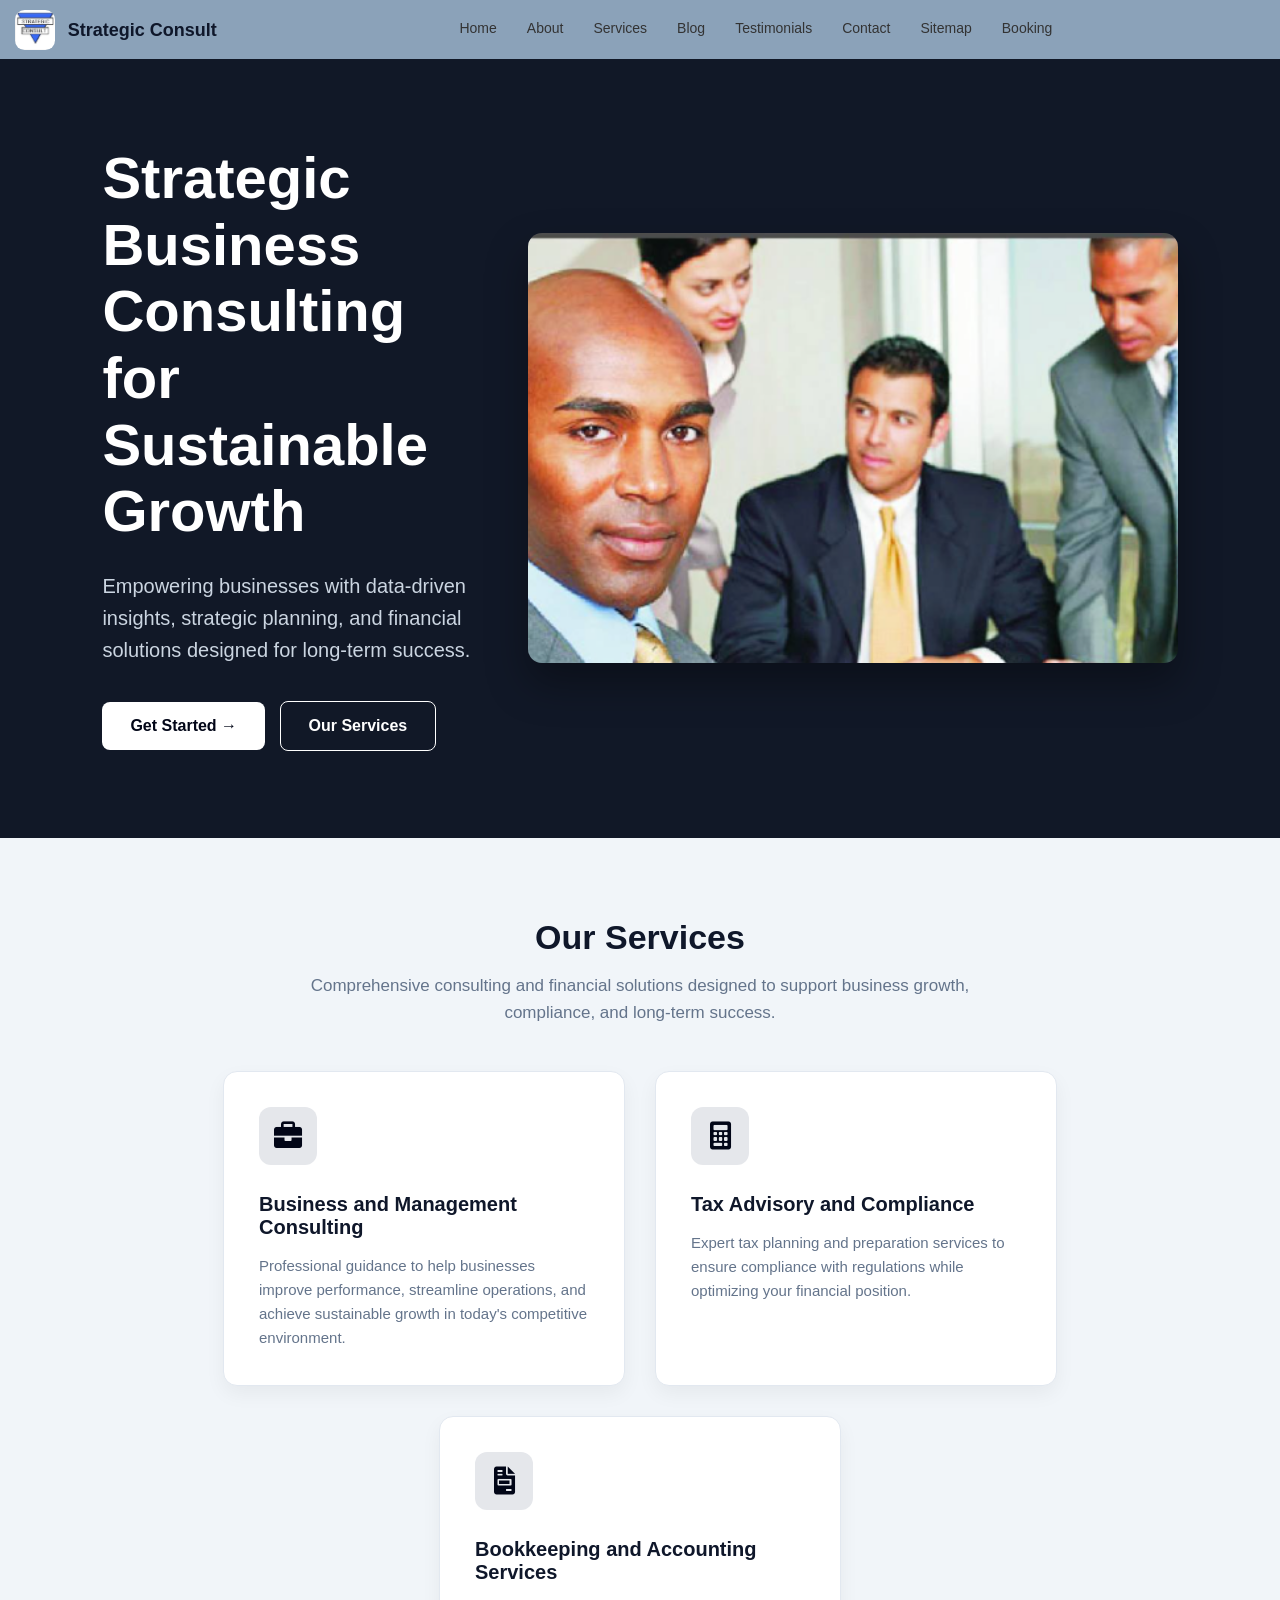
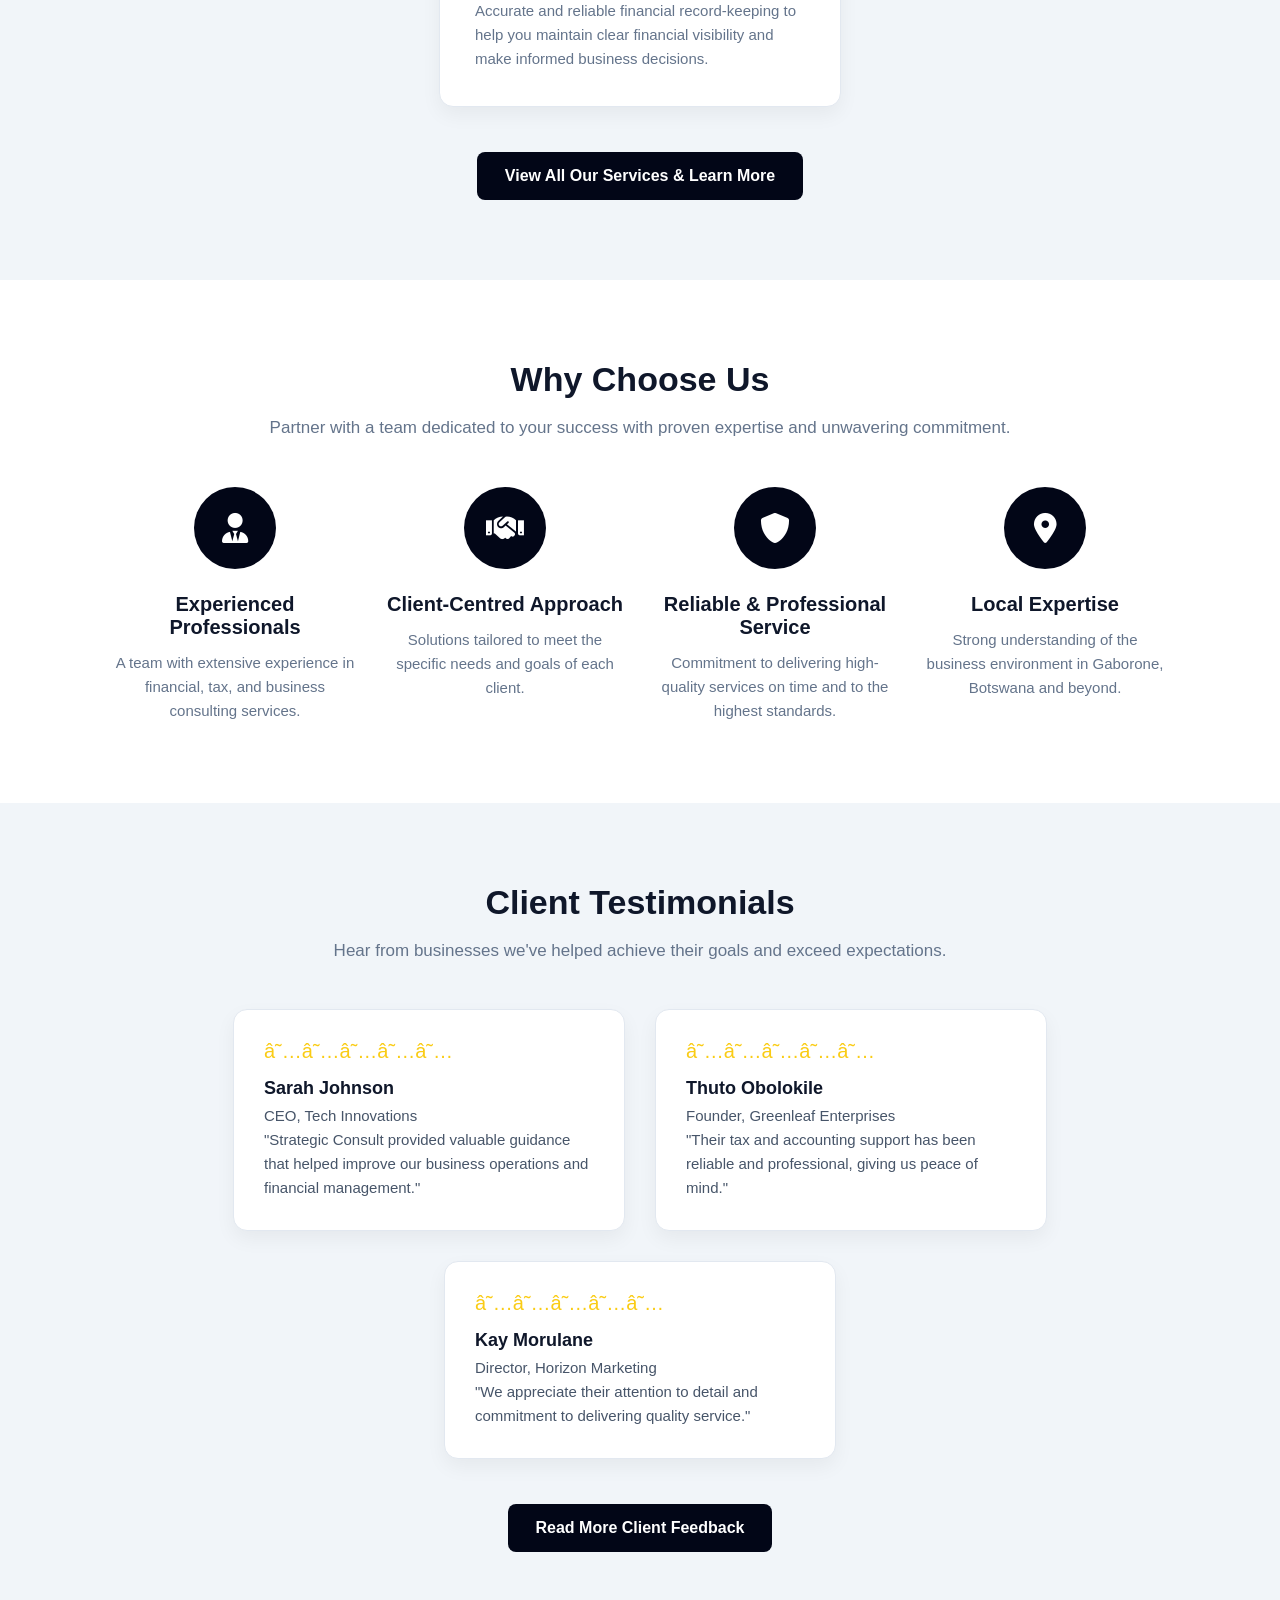
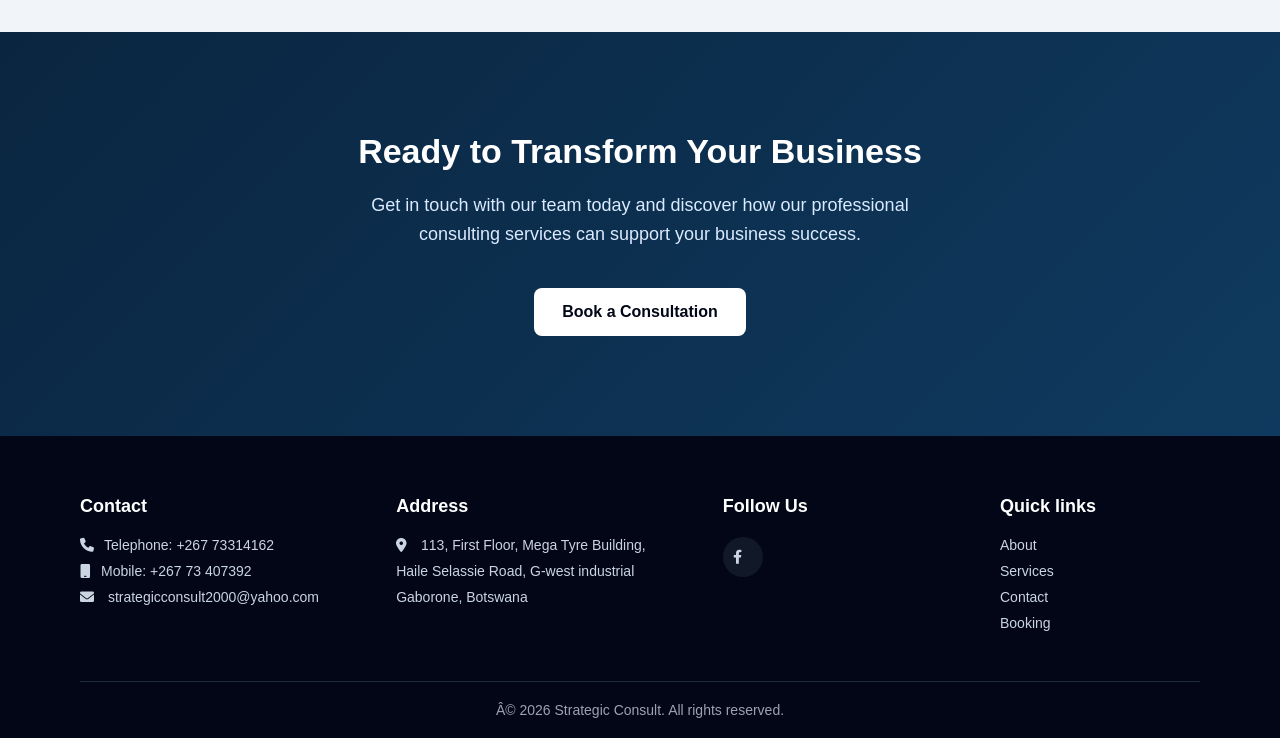
<file: index.html>
<!DOCTYPE html>
<html>
<head>
    <metadata charset="UTF-8"></metadata>
    <meta name="viewport" content="width=device-width, initial-scale=1.0">
    <title>Home</title>
    <link rel="stylesheet" href="style.css">
    <link rel="stylesheet" href="https://cdnjs.cloudflare.com/ajax/libs/font-awesome/6.0.0/css/all.min.css">
</head>

<body>

  <header>   
    <a href="index.html"><img src="images/logo.png" alt="logo" style="width:40px;"></a>
    <h1>Strategic Consult</h1> 

    
    <nav class="nav" id="nav">
        <a href="index.html">Home</a>
        <a href="about.html">About</a>
        <a href="services.html">Services</a>
        <a href="blog.html">Blog</a>
        <a href="testimonials.html">Testimonials</a>
        <a href="contact.html">Contact</a>
        <a href="sitemap.html">Sitemap</a>
        <a href="booking.html">Booking</a>
    </nav>

    </header>
   

<section class="big-hero">
    <div class="big-container fade-up">
           <h1 class="fade-up" >Strategic Business Consulting for Sustainable Growth</h1>
           <p class="fade-up" >Empowering businesses with data-driven insights, strategic planning, and financial solutions designed for long-term success.</p>
       
            <a href="booking.html" class="hero-btn primary-btn" fade-up >Get Started &rarr;</a>
            <a href="services.html" class="hero-btn secondary-btn fade-up ">Our Services</a>
    </div>
            <img src="images/image 1.png" class="fade-right" alt="Consultants in a meeting">
               
    </section>
    


    <section class="ex-services">


        <h2 class="section-intro">Our Services</h2>
        <p>Comprehensive consulting and financial solutions designed to support business growth, compliance, and long-term success.</p>

        <div class="serv-container">

        <div class="service">
            <div class="icon-box">
            <i class="fas fa-briefcase"></i>
            </div>
            <h3>Business and Management Consulting</h3>
            <p>Professional guidance to help businesses improve performance, streamline operations, and achieve sustainable growth in today's competitive environment.</p>
        </div>

        <div class="service">
            <div class="icon-box">
            <i class="fas fa-calculator"></i>
            </div>
            <h3>Tax Advisory and Compliance</h3>
            <p>Expert tax planning and preparation services to ensure compliance with regulations while optimizing your financial position.</p>
        </div>

        <div class="service">
            <div class="icon-box">
            <i class="fas fa-file-invoice"></i>
            </div>
            <h3>Bookkeeping and Accounting Services</h3>
            <p>Accurate and reliable financial record-keeping to help you maintain clear financial visibility and make informed business decisions.</p>
        </div>

        </div>

        <a class="btn" href="services.html">View All Our Services & Learn More</a>

    </section>


    <section class="why-choose-us">

        <h2 class="section-intro">Why Choose Us</h2>
        <p>Partner with a team dedicated to your success with proven expertise and unwavering commitment.</p>

        <div class="feature-container">

        <div class="feature">
            <div class="circle-icon">
            <i class="fas fa-user-tie"></i>
            </div>
            <h3>Experienced Professionals</h3>
            <p>A team with extensive experience in financial, tax, and business consulting services.</p>
        </div>

        <div class="feature">
            <div class="circle-icon">
             <i class="fas fa-handshake"></i>
            </div>
            <h3>Client-Centred Approach</h3>
            <p>Solutions tailored to meet the specific needs and goals of each client.</p>
        </div>

        <div class="feature">
            <div class="circle-icon">
            <i class="fas fa-shield-alt"></i>
            </div>
            <h3>Reliable & Professional Service</h3>
            <p>Commitment to delivering high-quality services on time and to the highest standards.</p>
        </div>

        <div class="feature">
            <div class="circle-icon">
            <i class="fas fa-location-dot"></i>
            </div>
            <h3>Local Expertise</h3>
            <p>Strong understanding of the business environment in Gaborone, Botswana and beyond.</p>
        </div>

        </div>

    </section>


    <section class="testimonials">
        <h2 class="section-intro">Client Testimonials</h2>
        <p>Hear from businesses we've helped achieve their goals and exceed expectations.</p>

         <div class="testimonial-container">

        <div class="testimonial">
            <div class="stars">★★★★★</div>
            <h3>Sarah Johnson</h3>
            <p>CEO, Tech Innovations</p>
            <p>"Strategic Consult provided valuable guidance that helped improve our business operations and financial management."</p>
        </div>

        <div class="testimonial">
            <div class="stars">★★★★★</div>
            <h3>Thuto Obolokile</h3>
            <p>Founder, Greenleaf Enterprises</p>
            <p>"Their tax and accounting support has been reliable and professional, giving us peace of mind."</p>
        </div>

        <div class="testimonial">
            <div class="stars">★★★★★</div>
            <h3>Kay Morulane</h3>
            <p>Director, Horizon Marketing</p>
            <p>"We appreciate their attention to detail and commitment to delivering quality service."</p>
        </div>

         </div>

        <a class="btn" href="testimonials.html">Read More Client Feedback</a>

    </section>
    

    <section id="cta">
        <h2>Ready to Transform Your Business</h2>
        <p>Get in touch with our team today and discover how our professional consulting services can support your business success.</p>

        <a href="booking.html" class="cta-btn">Book a Consultation</a>
    </section>

    <footer class="footer">

        <div class="footer-container">
        
            <div class="footer-section">
            <h3>Contact</h3>
            <p><i class="fas fa-phone"></i>Telephone: +267 73314162</p>
            <p><i class="fas fa-mobile"></i>Mobile: +267 73 407392</p>
            <p><i class="fas fa-envelope"></i> strategicconsult2000@yahoo.com</p>
            </div>

            <div class="footer-section">
            <h3>Address</h3>
            <p><i class="fas fa-map-marker-alt"></i> 113, First Floor, Mega Tyre Building,</p>
            <p>Haile Selassie Road, G-west industrial
            <p>Gaborone, Botswana</p>
            </div>

            <div class="footer-section">
            <h3>Follow Us</h3>
            <div class="social-icons">
                <a href="https://www.facebook.com/StrategicConsultBotswana/"><i class="fab fa-facebook-f"></i></a>
            </div>
            </div>

            <div class="footer-section">
            <h3>Quick links</h3>
            <a href="about.html">About</a>
            <a href="services.html">Services</a>
            <a href="contact.html">Contact</a>
            <a href="booking.html">Booking</a>
            </div>

        </div>

        <div class="footer-bottom">
            <p>© 2026 Strategic Consult. All rights reserved.</p>
        </div>
        
    </footer>

</body>
</html>
</file>
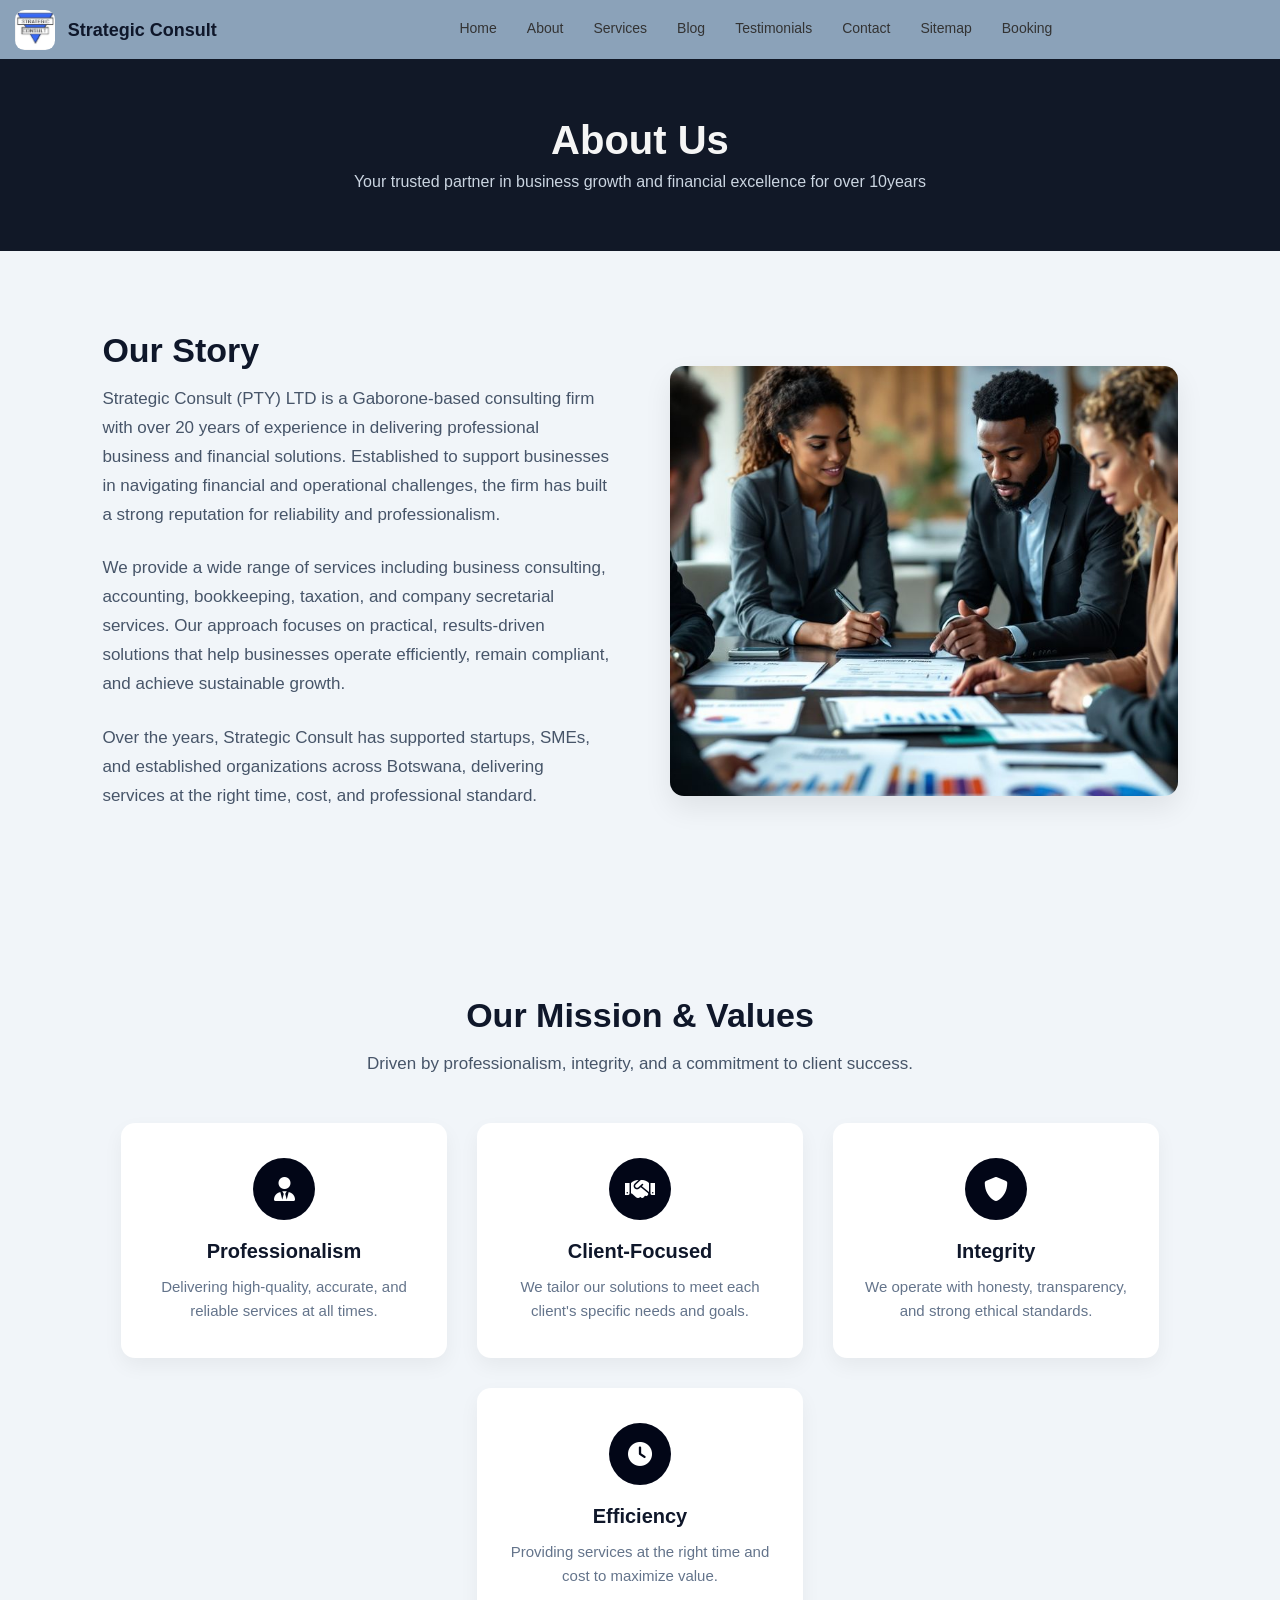
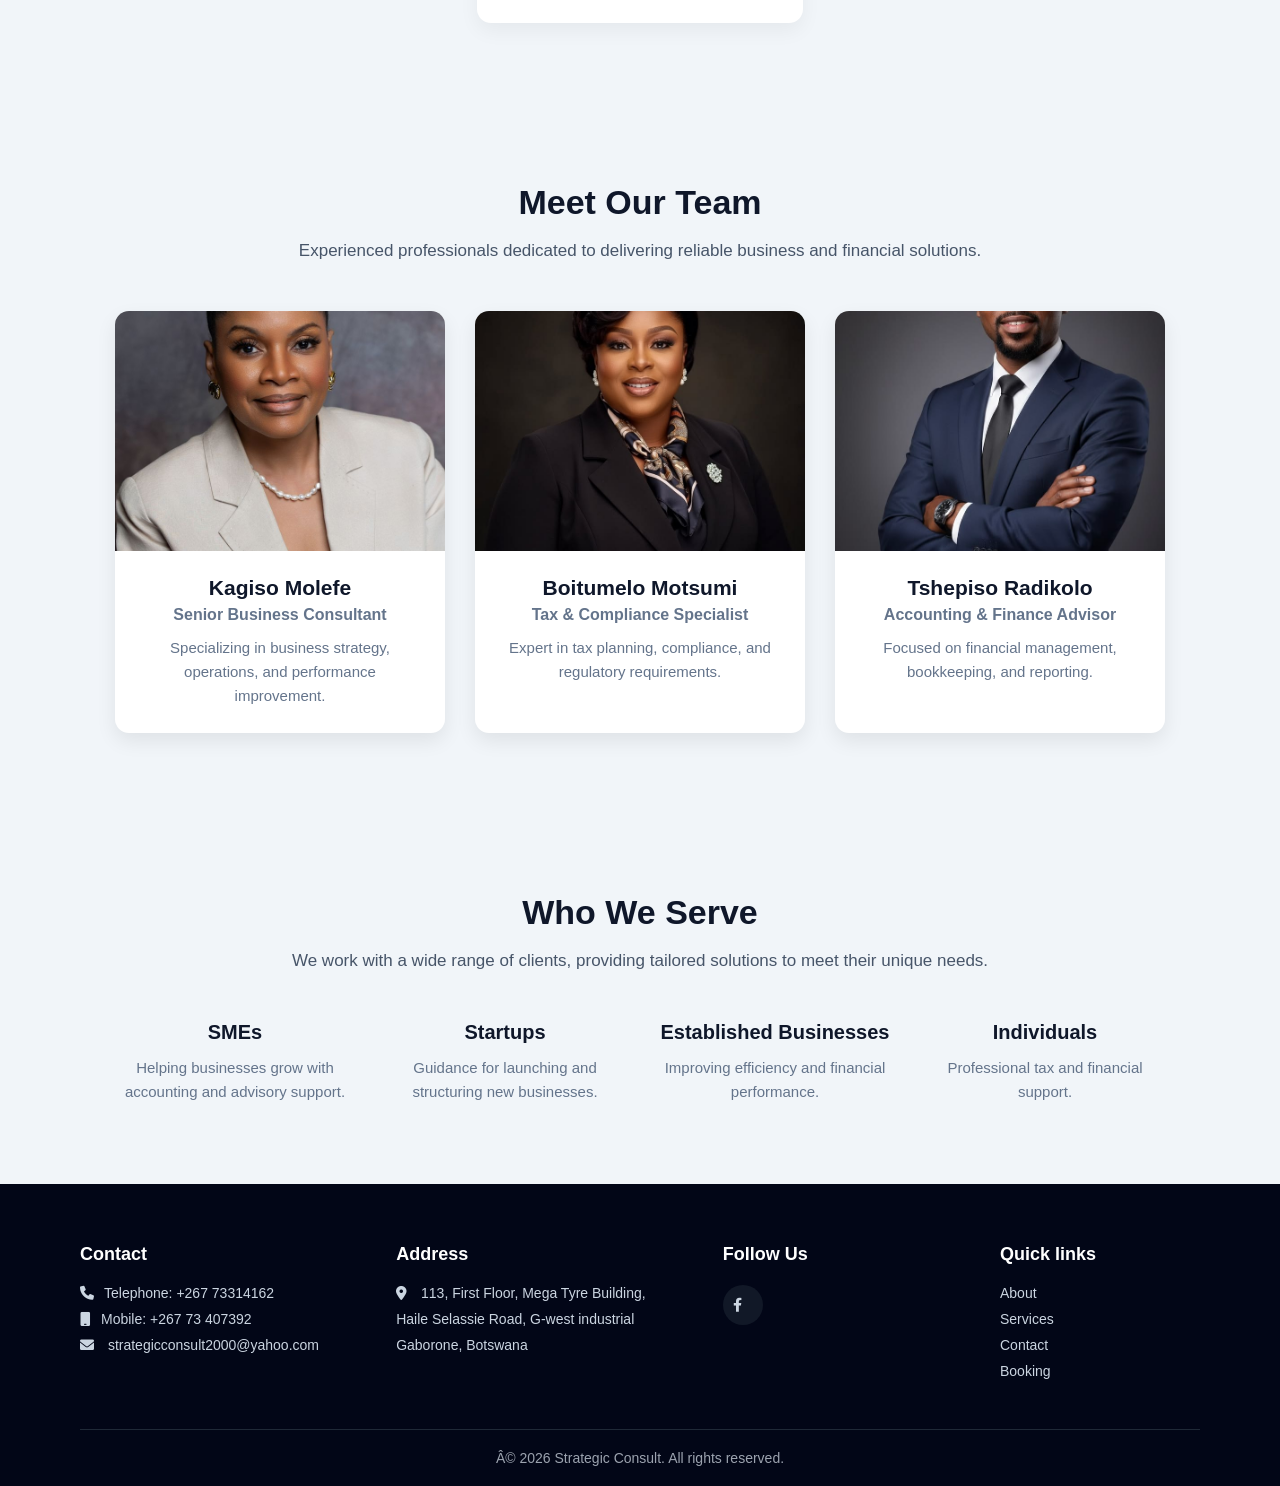
<file: about.html>
<!DOCTYPE html>
<html>
<head>
    <metadata charset="UTF-8"></metadata>
    <meta name="viewport" content="width=device-width, initial-scale=1.0">
    <title>About</title>
     <link rel="stylesheet" href="style.css">
     <link rel="stylesheet" href="https://cdnjs.cloudflare.com/ajax/libs/font-awesome/6.0.0/css/all.min.css">
</head>
<body>

    <header>   
    <a href="index.html"><img src="images/logo.png" alt="logo" style="width:40px;"></a>
    <h1>Strategic Consult</h1>
    <nav>
        <a href="index.html">Home</a>
        <a href="about.html">About</a>
        <a href="services.html">Services</a>
        <a href="blog.html">Blog</a>
        <a href="testimonials.html">Testimonials</a>
        <a href="contact.html">Contact</a>
        <a href="sitemap.html">Sitemap</a>
        <a href="booking.html">Booking</a>
    </nav>
    </header>

    <section class="hero">
        <h1>About Us</h1>
        <p>Your trusted partner in business growth and financial excellence for over 10years</p>
    </section>

    <section class="about-story">

    <div class="about-container">

        <div class="about-text">
            <h2>Our Story</h2>

            <p>
                Strategic Consult (PTY) LTD is a Gaborone-based consulting firm with over 20 years of experience 
                in delivering professional business and financial solutions. Established to support businesses in 
                navigating financial and operational challenges, the firm has built a strong reputation for reliability 
                and professionalism.
            </p>

            <p>
                We provide a wide range of services including business consulting, accounting, bookkeeping, taxation, 
                and company secretarial services. Our approach focuses on practical, results-driven solutions that help 
                businesses operate efficiently, remain compliant, and achieve sustainable growth.
            </p>

            <p>
                Over the years, Strategic Consult has supported startups, SMEs, and established organizations across 
                Botswana, delivering services at the right time, cost, and professional standard.
            </p>
        </div>

        <div class="about-image">
            <img src="images/business consult.jpg" alt="Business Meeting">
        </div>

    </div>

</section>


<section class="mission-values">

    <h2 class="section-intro">Our Mission & Values</h2>
    <p>
        Driven by professionalism, integrity, and a commitment to client success.
    </p>

    <div class="values-container">

        <div class="value-card">
            <div class="value-icon"><i class="fas fa-user-tie"></i></div>
            <h3>Professionalism</h3>
            <p>Delivering high-quality, accurate, and reliable services at all times.</p>
        </div>

        <div class="value-card">
            <div class="value-icon"><i class="fas fa-handshake"></i></div>
            <h3>Client-Focused</h3>
            <p>We tailor our solutions to meet each client's specific needs and goals.</p>
        </div>

        <div class="value-card">
            <div class="value-icon"><i class="fas fa-shield-alt"></i></div>
            <h3>Integrity</h3>
            <p>We operate with honesty, transparency, and strong ethical standards.</p>
        </div>

        <div class="value-card">
            <div class="value-icon"><i class="fas fa-clock"></i></div>
            <h3>Efficiency</h3>
            <p>Providing services at the right time and cost to maximize value.</p>
        </div>

    </div>

</section>

<section class="team">

    <h2 class="section-intro">Meet Our Team</h2>
    <p>
        Experienced professionals dedicated to delivering reliable business and financial solutions.
    </p>

    <div class="team-container">

           <div class="team-card">
            <img src="images\Kagiso.jpg" alt="Kagiso Molefe">
            <div class="team-content">
                <h3>Kagiso Molefe</h3>
                <h4>Senior Business Consultant</h4>
                <p>Specializing in business strategy, operations, and performance improvement.</p>
            </div>
        </div>

        <div class="team-card">
            <img src="images\Boi.jpg" alt="Boitumelo Motsumi">
            <div class="team-content">
                <h3>Boitumelo Motsumi</h3>
                <h4>Tax & Compliance Specialist</h4>
                <p>Expert in tax planning, compliance, and regulatory requirements.</p>
            </div>
        </div>

        <div class="team-card">
            <img src="images\Tshepi.jpg" alt="Tshepiso Radikolo">
            <div class="team-content">
                <h3>Tshepiso Radikolo</h3>
                <h4>Accounting & Finance Advisor</h4>
                <p>Focused on financial management, bookkeeping, and reporting.</p>
            </div>
        </div>

    </div>

</section>

<section id="who-we-serve">

    <h2 class="section-intro">Who We Serve</h2>
    <p>
        We work with a wide range of clients, providing tailored solutions to meet their unique needs.
    </p>

    <div class="feature-container">

        <div class="feature">
            <h3>SMEs</h3>
            <p>Helping businesses grow with accounting and advisory support.</p>
        </div>

        <div class="feature">
            <h3>Startups</h3>
            <p>Guidance for launching and structuring new businesses.</p>
        </div>

        <div class="feature">
            <h3>Established Businesses</h3>
            <p>Improving efficiency and financial performance.</p>
        </div>

        <div class="feature">
            <h3>Individuals</h3>
            <p>Professional tax and financial support.</p>
        </div>

    </div>

</section>

    <footer class="footer">

        <div class="footer-container">
        
            <div class="footer-section">
            <h3>Contact</h3>
            <p><i class="fas fa-phone"></i>Telephone: +267 73314162</p>
            <p><i class="fas fa-mobile"></i>Mobile: +267 73 407392</p>
            <p><i class="fas fa-envelope"></i> strategicconsult2000@yahoo.com</p>
            </div>

            <div class="footer-section">
            <h3>Address</h3>
            <p><i class="fas fa-map-marker-alt"></i> 113, First Floor, Mega Tyre Building,</p>
            <p>Haile Selassie Road, G-west industrial
            <p>Gaborone, Botswana</p>
            </div>

            <div class="footer-section">
            <h3>Follow Us</h3>
            <div class="social-icons">
                <a href="https://www.facebook.com/StrategicConsultBotswana/"><i class="fab fa-facebook-f"></i></a>
            </div>
            </div>

            <div class="footer-section">
            <h3>Quick links</h3>
            <a href="about.html">About</a>
            <a href="services.html">Services</a>
            <a href="contact.html">Contact</a>
            <a href="booking.html">Booking</a>
            </div>

        </div>

        <div class="footer-bottom">
            <p>© 2026 Strategic Consult. All rights reserved.</p>
        </div>
        
    </footer>

</body>
</html>
</file>
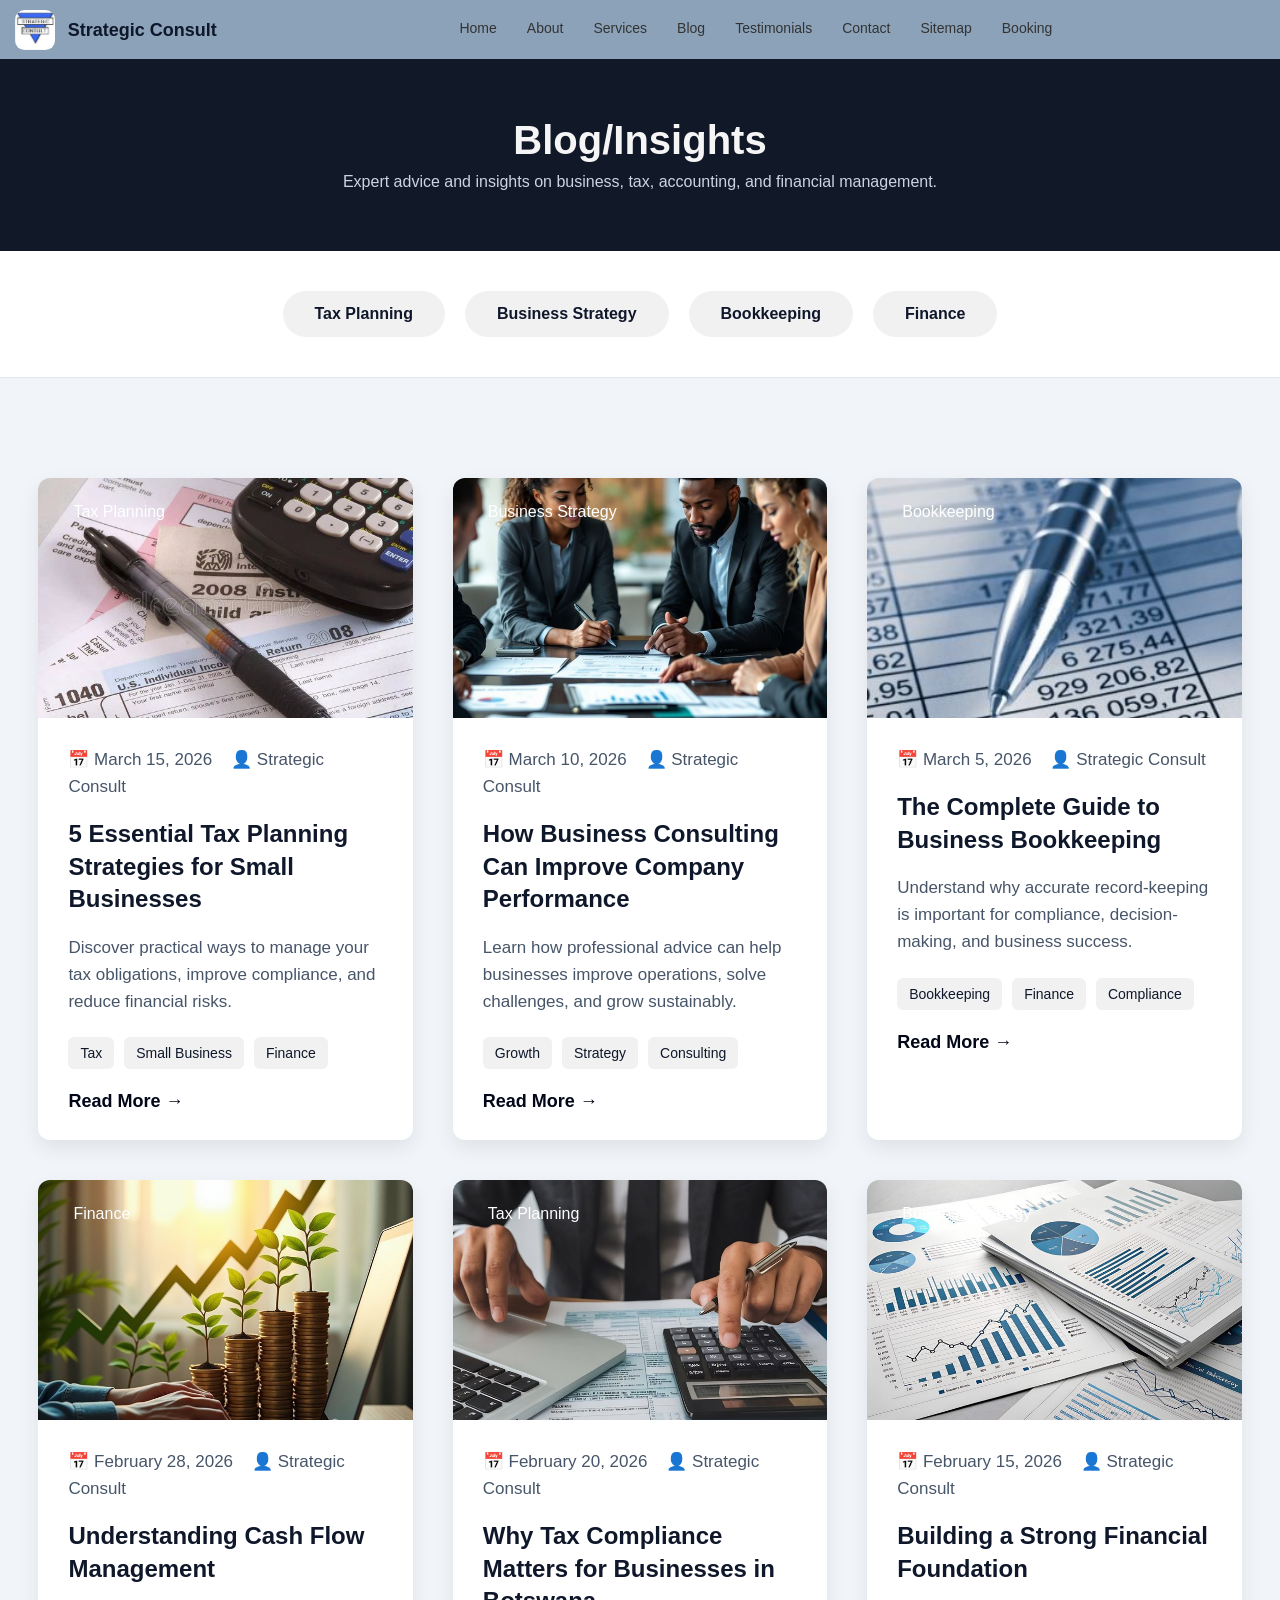
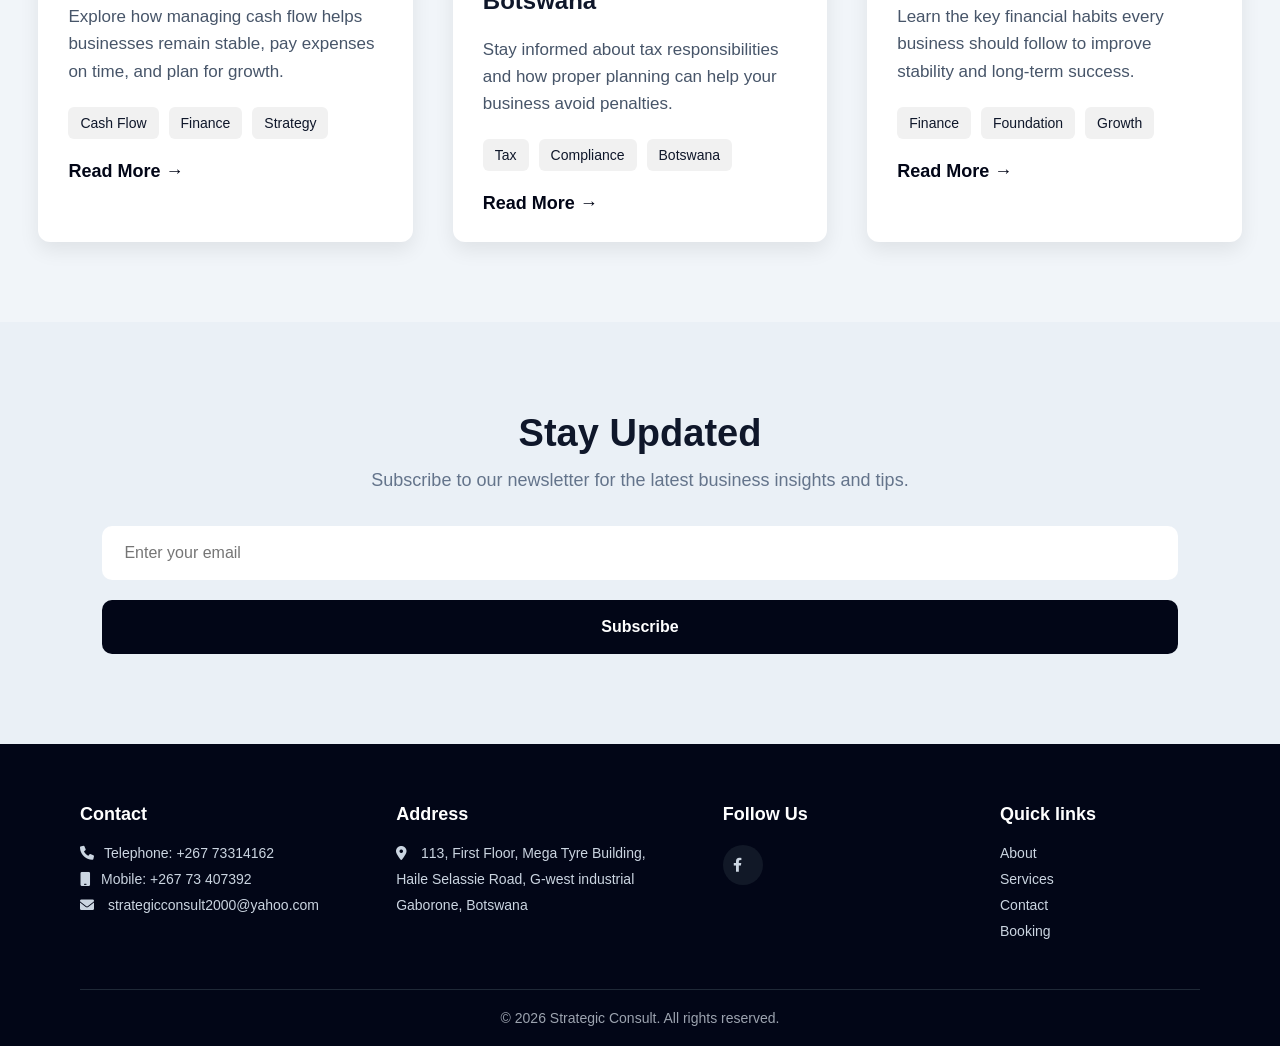
<file: blog.html>
<!DOCTYPE html>
<html lang="en">
<head>
    <meta charset="UTF-8">
    <meta name="viewport" content="width=device-width, initial-scale=1.0">
    <title>Blog</title>
     <link rel="stylesheet" href="style.css">
     <link rel="stylesheet" href="https://cdnjs.cloudflare.com/ajax/libs/font-awesome/6.0.0/css/all.min.css">
</head>
<body>

 <header>   
    <a href="index.html"><img src="images/logo.png" alt="logo" style="width:40px;"></a>
    <h1>Strategic Consult</h1>
    <nav>
        <a href="index.html">Home</a>
        <a href="about.html">About</a>
        <a href="services.html">Services</a>
        <a href="blog.html">Blog</a>
        <a href="testimonials.html">Testimonials</a>
        <a href="contact.html">Contact</a>
        <a href="sitemap.html">Sitemap</a>
        <a href="booking.html">Booking</a>
    </nav>
    </header>

    <section class="hero">
        <h1>Blog/Insights</h1>
        <p>Expert advice and insights on business, tax, accounting, and financial management.</p>
    </section>


    <section class="blog-filter">
    <a href="blog/tax-planning.html">Tax Planning</a>
    <a href="blog/business-consulting.html">Business Strategy</a>
    <a href="blog/book-keeping.html">Bookkeeping</a>
    <a href="blog/financial-foundation.html">Finance</a>
</section>

<section class="blog-page">

    <div class="blog-grid">

        <div class="blog-card">
            <div class="blog-image">
                <img src="images/tax 1.webp" alt="Tax Planning">
                <span>Tax Planning</span>
            </div>

            <div class="blog-content">
                <p class="meta">📅 March 15, 2026 &nbsp;&nbsp; 👤 Strategic Consult</p>
                <h3>5 Essential Tax Planning Strategies for Small Businesses</h3>
                <p>Discover practical ways to manage your tax obligations, improve compliance, and reduce financial risks.</p>

                <div class="tags">
                    <span>Tax</span>
                    <span>Small Business</span>
                    <span>Finance</span>
                </div>

                <a class="read-more" href="blog/tax-planning.html">Read More →</a>
            </div>
        </div>

        <div class="blog-card">
            <div class="blog-image">
                <img src="images/business consult.jpg" alt="Business Consulting">
                <span>Business Strategy</span>
            </div>

            <div class="blog-content">
                <p class="meta">📅 March 10, 2026 &nbsp;&nbsp; 👤 Strategic Consult</p>
                <h3>How Business Consulting Can Improve Company Performance</h3>
                <p>Learn how professional advice can help businesses improve operations, solve challenges, and grow sustainably.</p>

                <div class="tags">
                    <span>Growth</span>
                    <span>Strategy</span>
                    <span>Consulting</span>
                </div>

                <a class="read-more" href="blog/business-consulting.html">Read More →</a>
            </div>
        </div>

        <div class="blog-card">
            <div class="blog-image">
                <img src="images/bookkeeping.jpg" alt="Bookkeeping">
                <span>Bookkeeping</span>
            </div>

            <div class="blog-content">
                <p class="meta">📅 March 5, 2026 &nbsp;&nbsp; 👤 Strategic Consult</p>
                <h3>The Complete Guide to Business Bookkeeping</h3>
                <p>Understand why accurate record-keeping is important for compliance, decision-making, and business success.</p>

                <div class="tags">
                    <span>Bookkeeping</span>
                    <span>Finance</span>
                    <span>Compliance</span>
                </div>

                <a class="read-more" href="blog/book-keeping.html">Read More →</a>
            </div>
        </div>

        <div class="blog-card">
            <div class="blog-image">
                <img src="images/cashflow.jpg" alt="Cash Flow">
                <span>Finance</span>
            </div>

            <div class="blog-content">
                <p class="meta">📅 February 28, 2026 &nbsp;&nbsp; 👤 Strategic Consult</p>
                <h3>Understanding Cash Flow Management</h3>
                <p>Explore how managing cash flow helps businesses remain stable, pay expenses on time, and plan for growth.</p>

                <div class="tags">
                    <span>Cash Flow</span>
                    <span>Finance</span>
                    <span>Strategy</span>
                </div>

                <a class="read-more" href="blog/cash-flow.html">Read More →</a>
            </div>
        </div>

        <div class="blog-card">
            <div class="blog-image">
                <img src="images/tax 2.jpg" alt="Tax Compliance">
                <span>Tax Planning</span>
            </div>

            <div class="blog-content">
                <p class="meta">📅 February 20, 2026 &nbsp;&nbsp; 👤 Strategic Consult</p>
                <h3>Why Tax Compliance Matters for Businesses in Botswana</h3>
                <p>Stay informed about tax responsibilities and how proper planning can help your business avoid penalties.</p>

                <div class="tags">
                    <span>Tax</span>
                    <span>Compliance</span>
                    <span>Botswana</span>
                </div>

                <a class="read-more" href="blog/tax-compliance.html">Read More →</a>
            </div>
        </div>

        <div class="blog-card">
            <div class="blog-image">
                <img src="images/plan.jpg" alt="Financial Planning">
                <span>Business Strategy</span>
            </div>

            <div class="blog-content">
                <p class="meta">📅 February 15, 2026 &nbsp;&nbsp; 👤 Strategic Consult</p>
                <h3>Building a Strong Financial Foundation</h3>
                <p>Learn the key financial habits every business should follow to improve stability and long-term success.</p>

                <div class="tags">
                    <span>Finance</span>
                    <span>Foundation</span>
                    <span>Growth</span>
                </div>

                <a class="read-more" href="blog/financial-foundation.html">Read More →</a>
            </div>
        </div>

    </div>

</section>

<section class="newsletter">
    <h2>Stay Updated</h2>
    <p>Subscribe to our newsletter for the latest business insights and tips.</p>

    <form>
        <input type="email" placeholder="Enter your email">
        <button type="submit">Subscribe</button>
    </form>
</section>


    <footer class="footer">

        <div class="footer-container">
        
            <div class="footer-section">
            <h3>Contact</h3>
            <p><i class="fas fa-phone"></i>Telephone: +267 73314162</p>
            <p><i class="fas fa-mobile"></i>Mobile: +267 73 407392</p>
            <p><i class="fas fa-envelope"></i> strategicconsult2000@yahoo.com</p>
            </div>

            <div class="footer-section">
            <h3>Address</h3>
            <p><i class="fas fa-map-marker-alt"></i> 113, First Floor, Mega Tyre Building,</p>
            <p>Haile Selassie Road, G-west industrial
            <p>Gaborone, Botswana</p>
            </div>

            <div class="footer-section">
            <h3>Follow Us</h3>
            <div class="social-icons">
                <a href="https://www.facebook.com/StrategicConsultBotswana/"><i class="fab fa-facebook-f"></i></a>
            </div>
            </div>

            <div class="footer-section">
            <h3>Quick links</h3>
            <a href="about.html">About</a>
            <a href="services.html">Services</a>
            <a href="contact.html">Contact</a>
            <a href="booking.html">Booking</a>
            </div>

        </div>

        <div class="footer-bottom">
            <p>© 2026 Strategic Consult. All rights reserved.</p>
        </div>
        
    </footer>
</body>
</html>
</file>
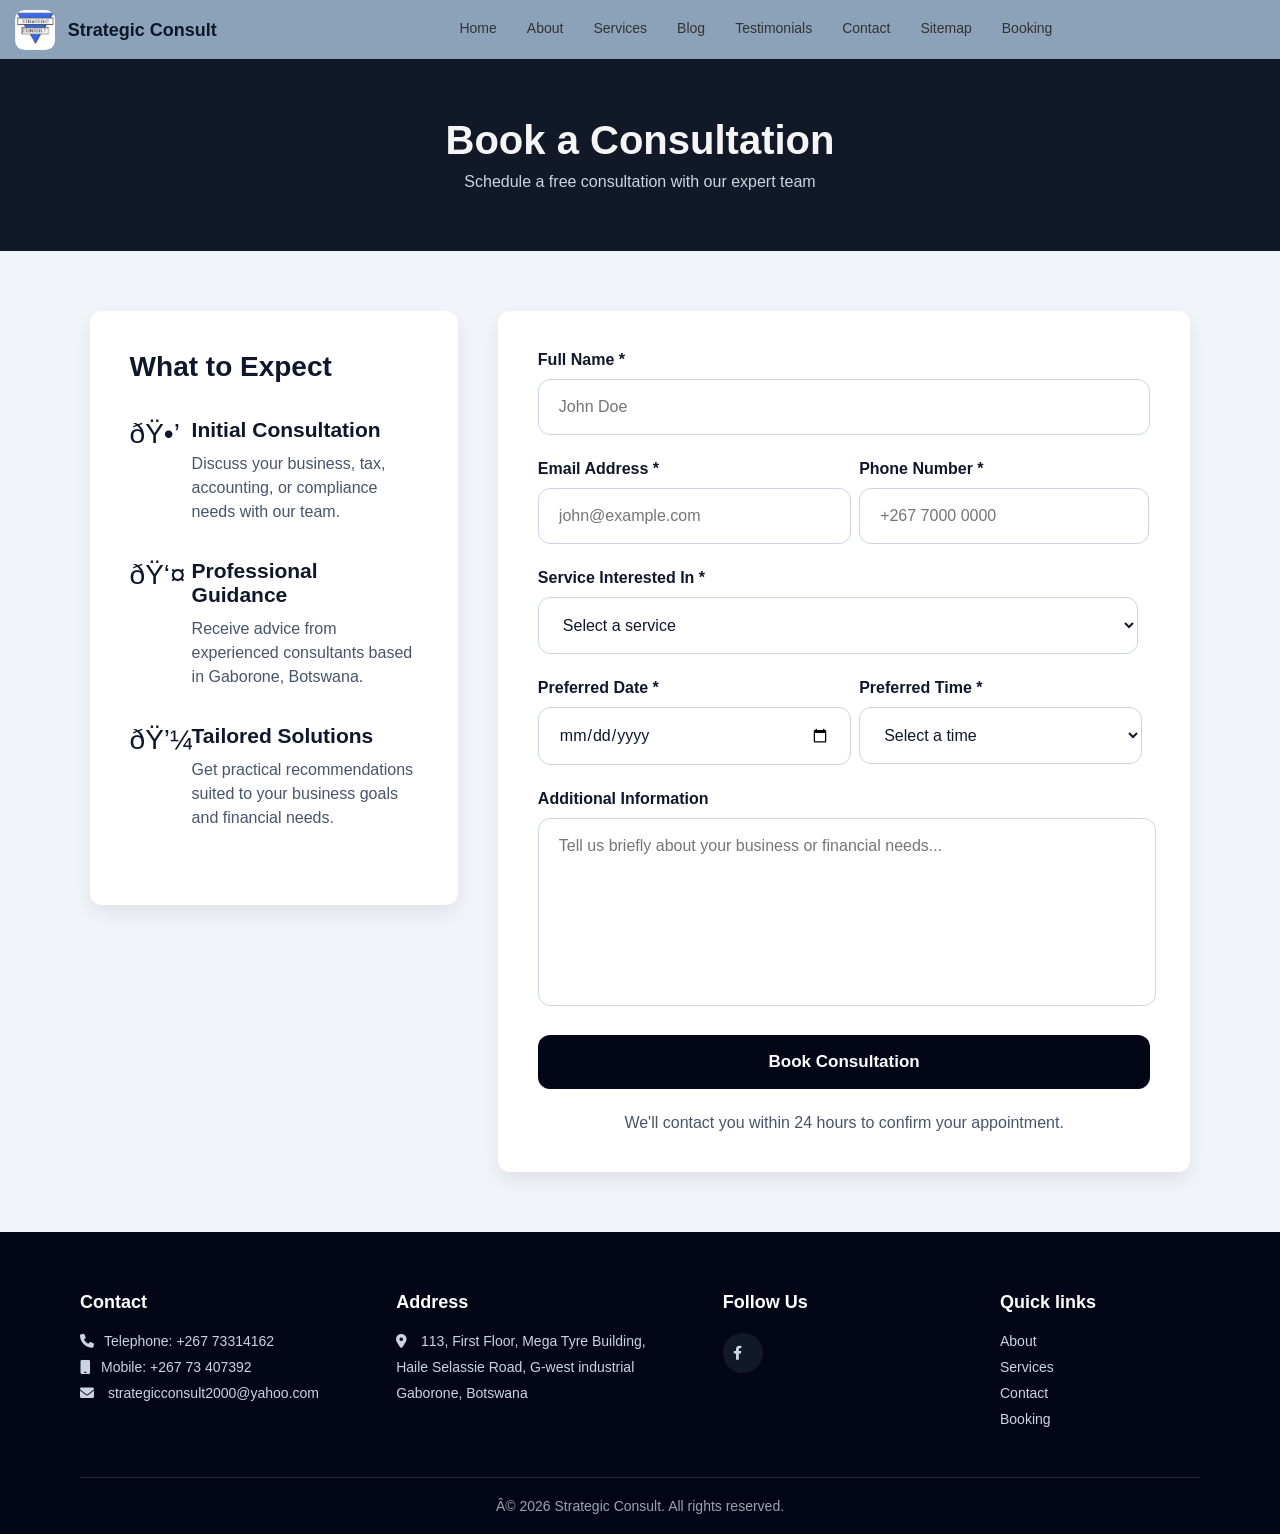
<file: booking.html>
<!DOCTYPE html>
<html>
<head>
    <metadata charset="UTF-8"></metadata>
    <meta name="viewport" content="width=device-width, initial-scale=1.0">
    <title>Booking</title>
     <link rel="stylesheet" href="style.css">
     <link rel="stylesheet" href="https://cdnjs.cloudflare.com/ajax/libs/font-awesome/6.0.0/css/all.min.css">
</head>
<body>

   <header>   
    <a href="index.html"><img src="images/logo.png" alt="logo" style="width:40px;"></a>
    <h1>Strategic Consult</h1>
    <nav>
        <a href="index.html">Home</a>
        <a href="about.html">About</a>
        <a href="services.html">Services</a>
        <a href="blog.html">Blog</a>
        <a href="testimonials.html">Testimonials</a>
        <a href="contact.html">Contact</a>
        <a href="sitemap.html">Sitemap</a>
        <a href="booking.html">Booking</a>
    </nav>
    </header>

    <main>
    <section class="hero">
        <h1>Book a Consultation</h1>
        <p>Schedule a free consultation with our expert team</p>
    </section>

   <section class="booking-section">

    <div class="booking-info">
        <h2>What to Expect</h2>

        <div class="expect-item">
            <span class="expect-icon">🕒</span>
            <div>
                <h3>Initial Consultation</h3>
                <p>Discuss your business, tax, accounting, or compliance needs with our team.</p>
            </div>
        </div>

        <div class="expect-item">
            <span class="expect-icon">👤</span>
            <div>
                <h3>Professional Guidance</h3>
                <p>Receive advice from experienced consultants based in Gaborone, Botswana.</p>
            </div>
        </div>

        <div class="expect-item">
            <span class="expect-icon">💼</span>
            <div>
                <h3>Tailored Solutions</h3>
                <p>Get practical recommendations suited to your business goals and financial needs.</p>
            </div>
        </div>
    </div>


    <form class="booking-form">

        <div class="form-group full">
            <label>Full Name *</label>
            <input type="text" placeholder="John Doe">
        </div>

        <div class="form-row">
            <div class="form-group">
                <label>Email Address *</label>
                <input type="email" placeholder="john@example.com">
            </div>

            <div class="form-group">
                <label>Phone Number *</label>
                <input style="width: 85%;" type="tel" placeholder="+267 7000 0000">
            </div>
        </div>

        <div class="form-group full">
            <label>Service Interested In *</label>
            <select style="width: 98%;">
                <option>Select a service</option>
                <option>Business Consulting</option>
                <option>Tax Advisory and Compliance</option>
                <option>Bookkeeping Services</option>
                <option>Accounting Services</option>
                <option>Company Secretarial Services</option>
                <option>Financial Management Support</option>
                <option>Payroll Services</option>
                <option>Regulatory Compliance</option>
                <option>Business Adisory</option>
            </select>
        </div>

        <div class="form-row">
            <div class="form-group">
                <label>Preferred Date *</label>
                <input type="date">
            </div>

            <div class="form-group">
                <label>Preferred Time *</label>
                <select style="width: 97%;">
                    <option>Select a time</option>
                    <option>09:00 AM</option>
                    <option>10:00 AM</option>
                    <option>11:00 AM</option>
                    <option>02:00 PM</option>
                    <option>03:00 PM</option>
                </select>
            </div>
        </div>

        <div class="form-group full">
            <label>Additional Information</label>
            <textarea style="width: 94%;" placeholder="Tell us briefly about your business or financial needs..."></textarea>
        </div>

        <button type="submit">Book Consultation</button>

        <p class="form-note">We'll contact you within 24 hours to confirm your appointment.</p>

    </form>

</section>

    <footer class="footer">

        <div class="footer-container">
        
            <div class="footer-section">
            <h3>Contact</h3>
            <p><i class="fas fa-phone"></i>Telephone: +267 73314162</p>
            <p><i class="fas fa-mobile"></i>Mobile: +267 73 407392</p>
            <p><i class="fas fa-envelope"></i> strategicconsult2000@yahoo.com</p>
            </div>

            <div class="footer-section">
            <h3>Address</h3>
            <p><i class="fas fa-map-marker-alt"></i> 113, First Floor, Mega Tyre Building,</p>
            <p>Haile Selassie Road, G-west industrial
            <p>Gaborone, Botswana</p>
            </div>

            <div class="footer-section">
            <h3>Follow Us</h3>
            <div class="social-icons">
                <a href="https://www.facebook.com/StrategicConsultBotswana/"><i class="fab fa-facebook-f"></i></a>
            </div>
            </div>

            <div class="footer-section">
            <h3>Quick links</h3>
            <a href="about.html">About</a>
            <a href="services.html">Services</a>
            <a href="contact.html">Contact</a>
            <a href="booking.html">Booking</a>
            </div>

        </div>

        <div class="footer-bottom">
            <p>© 2026 Strategic Consult. All rights reserved.</p>
        </div>
        
    </footer>
</body>
</html>
</file>
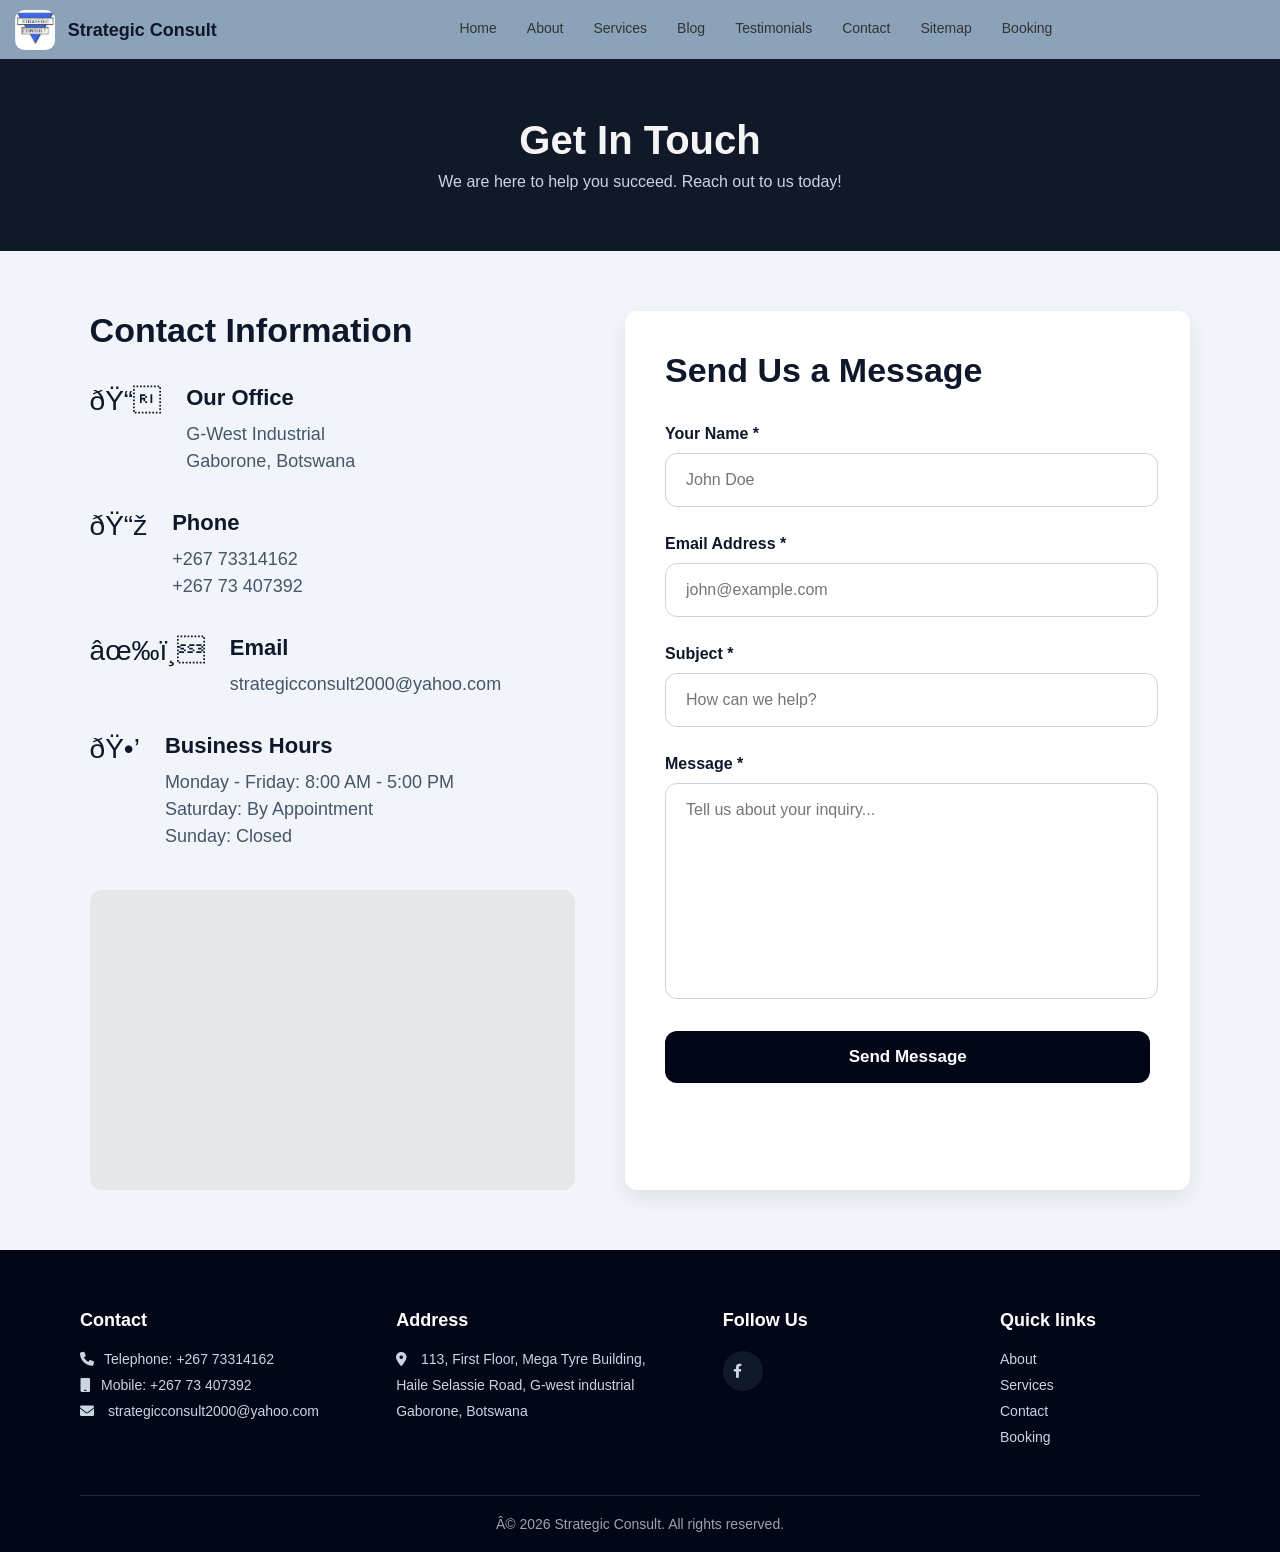
<file: contact.html>
<!DOCTYPE html>
<html>
<head>
    <metadata charset="UTF-8"></metadata>
    <meta name="viewport" content="width=device-width, initial-scale=1.0">
    <title>Contact</title>
     <link rel="stylesheet" href="style.css">
     <link rel="stylesheet" href="https://cdnjs.cloudflare.com/ajax/libs/font-awesome/6.0.0/css/all.min.css">
</head>
<body>

 <header>   
    <a href="index.html"><img src="images/logo.png" alt="logo" style="width:40px;"></a>
    <h1>Strategic Consult</h1>
    <nav>
        <a href="index.html">Home</a>
        <a href="about.html">About</a>
        <a href="services.html">Services</a>
        <a href="blog.html">Blog</a>
        <a href="testimonials.html">Testimonials</a>
        <a href="contact.html">Contact</a>
        <a href="sitemap.html">Sitemap</a>
        <a href="booking.html">Booking</a>
    </nav>
    </header>

    <section class="hero">
        <h1>Get In Touch</h1>
        <p>We are here to help you succeed. Reach out to us today!</p>
    </section>

    <section class="contact-section">

    <div class="contact-info">
        <h2>Contact Information</h2>

        <div class="contact-item">
            <span>📍</span>
            <div>
                <h3>Our Office</h3>
                <p>G-West Industrial<br>Gaborone, Botswana</p>
            </div>
        </div>

        <div class="contact-item">
            <span>📞</span>
            <div>
                <h3>Phone</h3>
                <p>+267 73314162<br>+267 73 407392</p>
            </div>
        </div>

        <div class="contact-item">
            <span>✉️</span>
            <div>
                <h3>Email</h3>
                <p>strategicconsult2000@yahoo.com</p>
            </div>
        </div>

        <div class="contact-item">
            <span>🕒</span>
            <div>
                <h3>Business Hours</h3>
                <p>
                    Monday - Friday: 8:00 AM - 5:00 PM<br>
                    Saturday: By Appointment<br>
                    Sunday: Closed
                </p>
            </div>
        </div>

        <div class="map-box">
            <iframe src="https://www.google.com/maps/embed?pb=!1m18!1m12!1m3!1d232155.28696873636!2d25.61865006396888!3d-24.60898588135618!2m3!1f0!2f0!3f0!3m2!1i1024!2i768!4f13.1!3m3!1m2!1s0x1ebb5b3c2ceea9bf%3A0x49a1769397ae11a1!2sGaborone!5e0!3m2!1sen!2sbw!4v1777324958549!5m2!1sen!2sbw" 
                width="100%" 
                height="100%" 
                style="border:0;" 
                allowfullscreen="" 
                loading="lazy" 
                referrerpolicy="no-referrer-when-downgrade">
            </iframe>
        </div>
    </div>


    <div class="contact-form-box">
        <h2>Send Us a Message</h2>

        <form id="contactForm">

            <label>Your Name *</label>
            <input type="text" id="name" placeholder="John Doe">

            <label>Email Address *</label>
            <input type="email" id="email" placeholder="john@example.com">

            <label>Subject *</label>
            <input type="text" id="subject" placeholder="How can we help?">

            <label>Message *</label>
            <textarea id="message" placeholder="Tell us about your inquiry..."></textarea>

            <button type="submit">Send Message</button>

            <p id="formMessage"></p>

        </form>
    </div>

</section>

   <footer class="footer">

        <div class="footer-container">
        
            <div class="footer-section">
            <h3>Contact</h3>
            <p><i class="fas fa-phone"></i>Telephone: +267 73314162</p>
            <p><i class="fas fa-mobile"></i>Mobile: +267 73 407392</p>
            <p><i class="fas fa-envelope"></i> strategicconsult2000@yahoo.com</p>
            </div>

            <div class="footer-section">
            <h3>Address</h3>
            <p><i class="fas fa-map-marker-alt"></i> 113, First Floor, Mega Tyre Building,</p>
            <p>Haile Selassie Road, G-west industrial
            <p>Gaborone, Botswana</p>
            </div>

            <div class="footer-section">
            <h3>Follow Us</h3>
            <div class="social-icons">
                <a href="https://www.facebook.com/StrategicConsultBotswana/"><i class="fab fa-facebook-f"></i></a>
            </div>
            </div>

            <div class="footer-section">
            <h3>Quick links</h3>
            <a href="about.html">About</a>
            <a href="services.html">Services</a>
            <a href="contact.html">Contact</a>
            <a href="booking.html">Booking</a>
            </div>

        </div>

        <div class="footer-bottom">
            <p>© 2026 Strategic Consult. All rights reserved.</p>
        </div>
        
    </footer>

<script>
const form = document.getElementById("contactForm");
const formMessage = document.getElementById("formMessage");

form.addEventListener("submit", function(event) {
    event.preventDefault();

    const name = document.getElementById("name").value.trim();
    const email = document.getElementById("email").value.trim();
    const subject = document.getElementById("subject").value.trim();
    const message = document.getElementById("message").value.trim();

    if (name === "" || email === "" || subject === "" || message === "") {
        formMessage.textContent = "Please fill in all required fields.";
        formMessage.className = "error";
        return;
    }

    if (!email.includes("@") || !email.includes(".")) {
        formMessage.textContent = "Please enter a valid email address.";
        formMessage.className = "error";
        return;
    }

    formMessage.textContent = "Thank you! Your message has been submitted successfully.";
    formMessage.className = "success";

    form.reset();
});
</script>

</body>
</html>
</file>
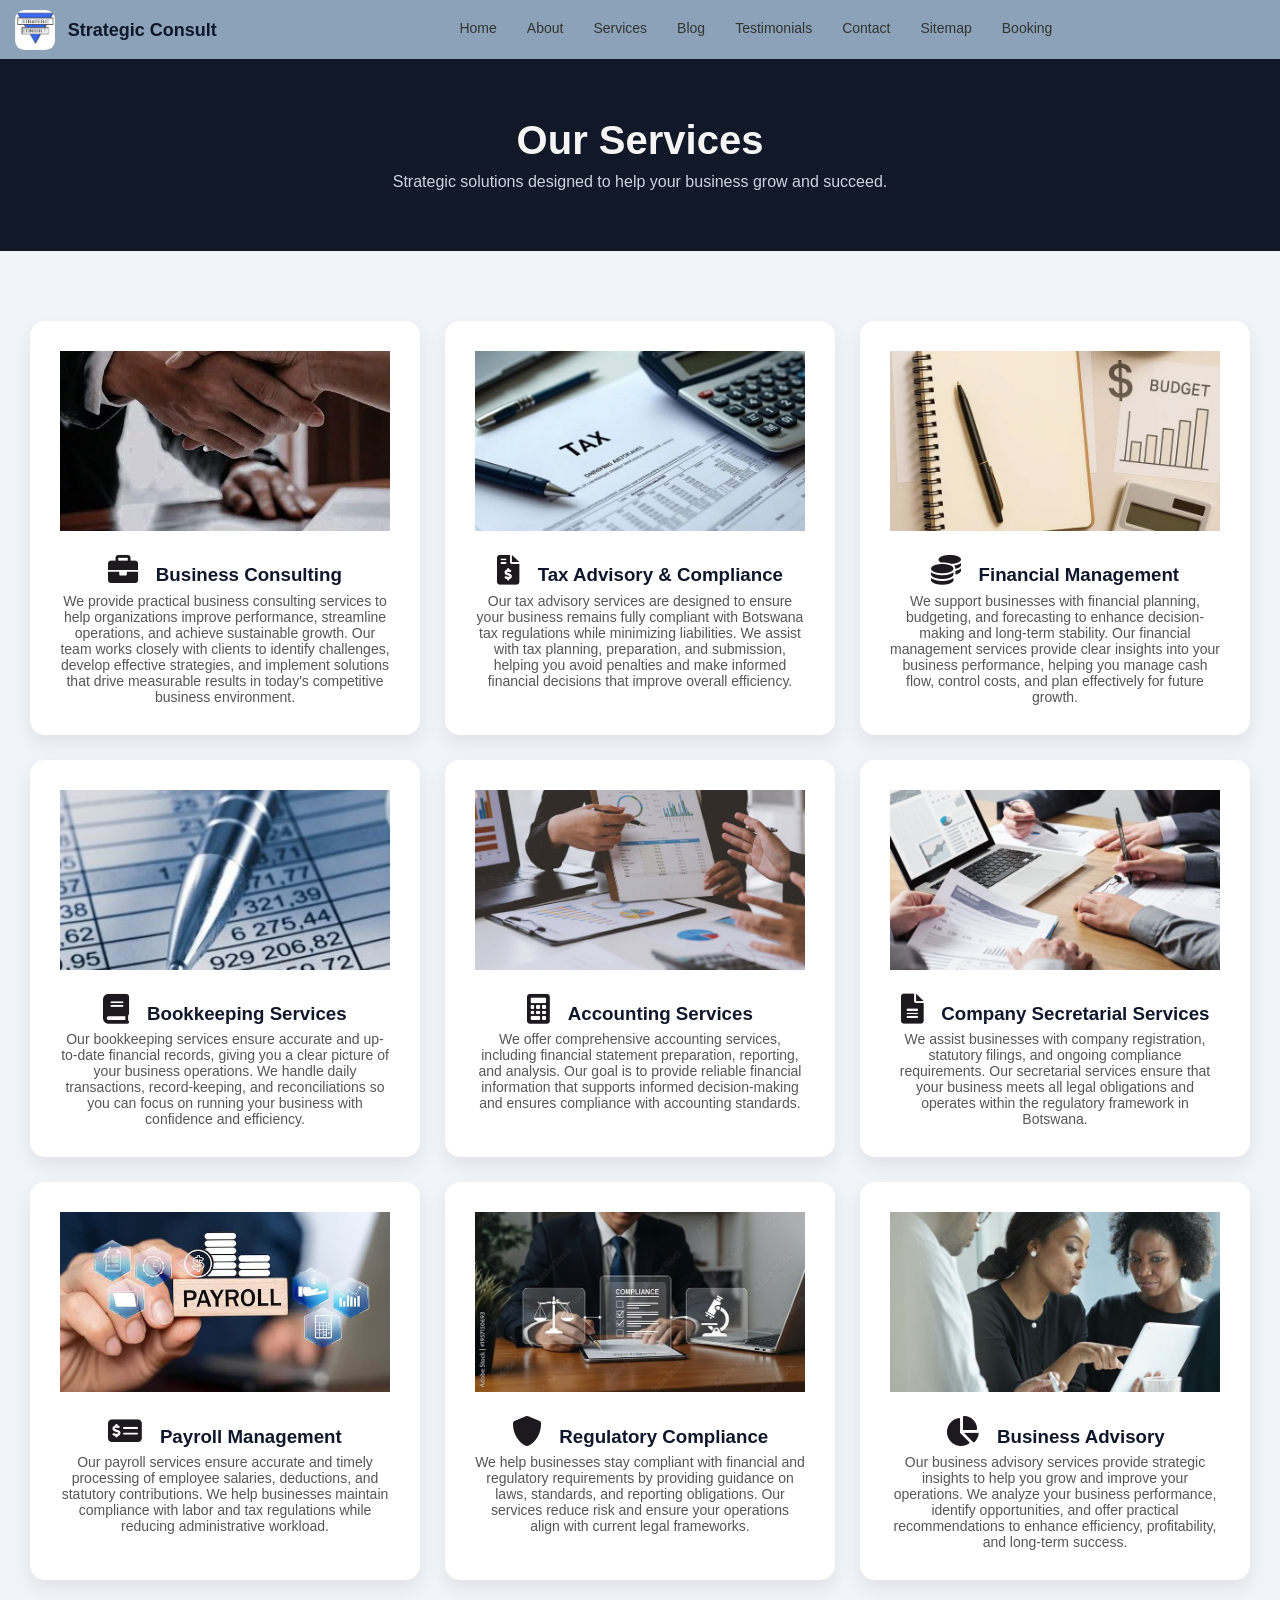
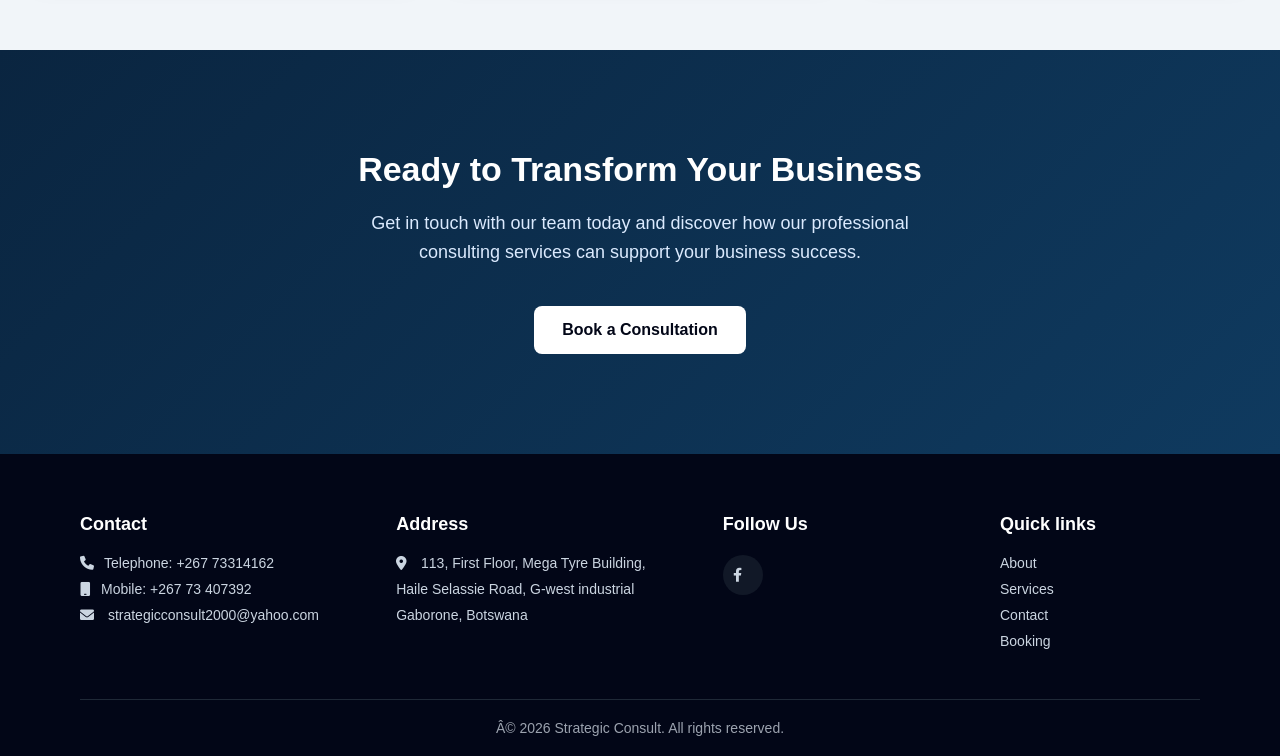
<file: services.html>
<!DOCTYPE html>
<html>
<head>
    <metadata charset="UTF-8"></metadata>
    <meta name="viewport" content="width=device-width, initial-scale=1.0">
    <title>Services</title>
     <link rel="stylesheet" href="style.css">
     <link rel="stylesheet" href="https://cdnjs.cloudflare.com/ajax/libs/font-awesome/6.0.0/css/all.min.css">
</head>
<body>

    <header>   
    <a href="index.html"><img src="images/logo.png" alt="logo" style="width:40px;"></a>

     <h1>Strategic Consult</h1>
    <nav>
        <a href="index.html">Home</a>
        <a href="about.html">About</a>
        <a href="services.html">Services</a>
        <a href="blog.html">Blog</a>
        <a href="testimonials.html">Testimonials</a>
        <a href="contact.html">Contact</a>
        <a href="sitemap.html">Sitemap</a>
        <a href="booking.html">Booking</a>
    </nav>
    </header>

    <section class="hero">
        <h1>Our Services</h1>
        <p>Strategic solutions designed to help your business grow and succeed.</p>
    </section>

    <section class="services">

    <div class="services-container">


<div class="service-card">
    <img src="images/consult.webp" alt="Business Consulting">
    <i class="fas fa-briefcase"></i>
    <h3>Business Consulting</h3>
    <p>
        We provide practical business consulting services to help organizations improve performance, streamline operations, and achieve sustainable growth. 
        Our team works closely with clients to identify challenges, develop effective strategies, and implement solutions that drive measurable results 
        in today's competitive business environment.
    </p>
</div>


<div class="service-card">
    <img src="images/tax advisory and compliance.jpg" alt="Tax Advisory">
    <i class="fas fa-file-invoice-dollar"></i>
    <h3>Tax Advisory & Compliance</h3>
    <p>
        Our tax advisory services are designed to ensure your business remains fully compliant with Botswana tax regulations while minimizing liabilities. 
        We assist with tax planning, preparation, and submission, helping you avoid penalties and make informed financial decisions that improve overall efficiency.
    </p>
</div>


<div class="service-card">
    <img src="images/finance.jpg" alt="Financial Management">
    <i class="fas fa-coins"></i>
    <h3>Financial Management</h3>
    <p>
        We support businesses with financial planning, budgeting, and forecasting to enhance decision-making and long-term stability. 
        Our financial management services provide clear insights into your business performance, helping you manage cash flow, control costs, 
        and plan effectively for future growth.
    </p>
</div>


<div class="service-card">
    <img src="images/bookkeeping.jpg" alt="Bookkeeping">
    <i class="fas fa-book"></i>
    <h3>Bookkeeping Services</h3>
   <p>
        Our bookkeeping services ensure accurate and up-to-date financial records, giving you a clear picture of your business operations. 
        We handle daily transactions, record-keeping, and reconciliations so you can focus on running your business with confidence and efficiency.
    </p>
</div>


<div class="service-card">
    <img src="images/Accounting.jpg" alt="Accounting">
    <i class="fas fa-calculator"></i>
    <h3>Accounting Services</h3>
   <p>
        We offer comprehensive accounting services, including financial statement preparation, reporting, and analysis. 
        Our goal is to provide reliable financial information that supports informed decision-making and ensures compliance with accounting standards.
    </p>
</div>


<div class="service-card">
    <img src="images/Company secretarial services.jpg" alt="Company Secretarial">
    <i class="fas fa-file-alt"></i>
    <h3>Company Secretarial Services</h3>
    <p>
        We assist businesses with company registration, statutory filings, and ongoing compliance requirements. 
        Our secretarial services ensure that your business meets all legal obligations and operates within the regulatory framework in Botswana.
    </p>
</div>


<div class="service-card">
    <img src="images/payroll.jpg" alt="Payroll Services">
    <i class="fas fa-money-check-alt"></i>
    <h3>Payroll Management</h3>
    <p>
        Our payroll services ensure accurate and timely processing of employee salaries, deductions, and statutory contributions. 
        We help businesses maintain compliance with labor and tax regulations while reducing administrative workload.
    </p>
</div>


<div class="service-card">
    <img src="images/regulatory compliance.jpg" alt="Compliance">
    <i class="fas fa-shield-alt"></i>
    <h3>Regulatory Compliance</h3>
    <p>
        We help businesses stay compliant with financial and regulatory requirements by providing guidance on laws, standards, and reporting obligations. 
        Our services reduce risk and ensure your operations align with current legal frameworks.
    </p>
</div>


<div class="service-card">
    <img src="images/business advisory.jpg" alt="Advisory">
    <i class="fas fa-chart-pie"></i>
    <h3>Business Advisory</h3>
    <p>
        Our business advisory services provide strategic insights to help you grow and improve your operations. 
        We analyze your business performance, identify opportunities, and offer practical recommendations to enhance efficiency, profitability, and long-term success.
    </p>
</div>

    </div>

</section>

    <section id="cta">
        <h2>Ready to Transform Your Business</h2>
        <p>Get in touch with our team today and discover how our professional consulting services can support your business success.</p>

        <a href="booking.html" class="cta-btn">Book a Consultation</a>
    </section>


   <footer class="footer">

        <div class="footer-container">
        
            <div class="footer-section">
            <h3>Contact</h3>
            <p><i class="fas fa-phone"></i>Telephone: +267 73314162</p>
            <p><i class="fas fa-mobile"></i>Mobile: +267 73 407392</p>
            <p><i class="fas fa-envelope"></i> strategicconsult2000@yahoo.com</p>
            </div>

            <div class="footer-section">
            <h3>Address</h3>
            <p><i class="fas fa-map-marker-alt"></i> 113, First Floor, Mega Tyre Building,</p>
            <p>Haile Selassie Road, G-west industrial
            <p>Gaborone, Botswana</p>
            </div>

            <div class="footer-section">
            <h3>Follow Us</h3>
            <div class="social-icons">
                <a href="https://www.facebook.com/StrategicConsultBotswana/"><i class="fab fa-facebook-f"></i></a>
            </div>
            </div>

            <div class="footer-section">
            <h3>Quick links</h3>
            <a href="about.html">About</a>
            <a href="services.html">Services</a>
            <a href="contact.html">Contact</a>
            <a href="booking.html">Booking</a>
            </div>

        </div>

        <div class="footer-bottom">
            <p>© 2026 Strategic Consult. All rights reserved.</p>
        </div>
        
    </footer>
</body>
</html>
</file>
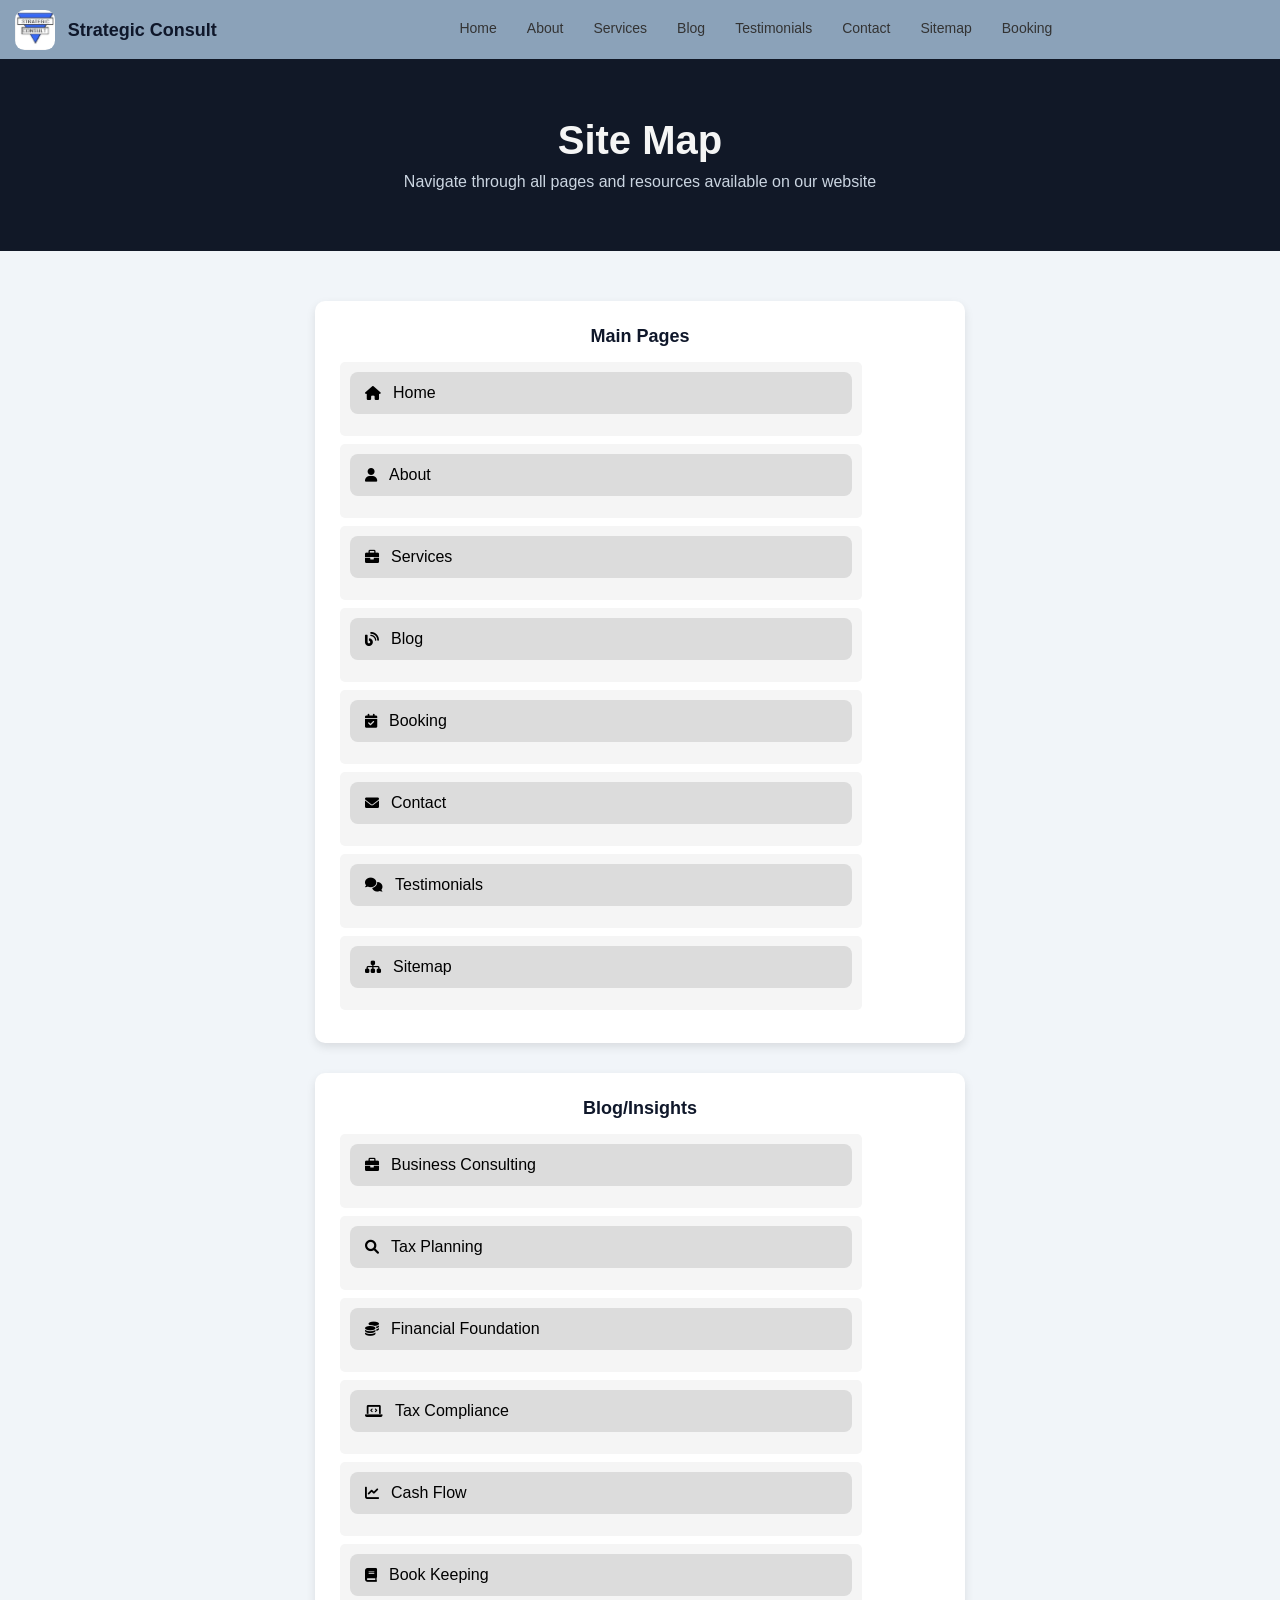
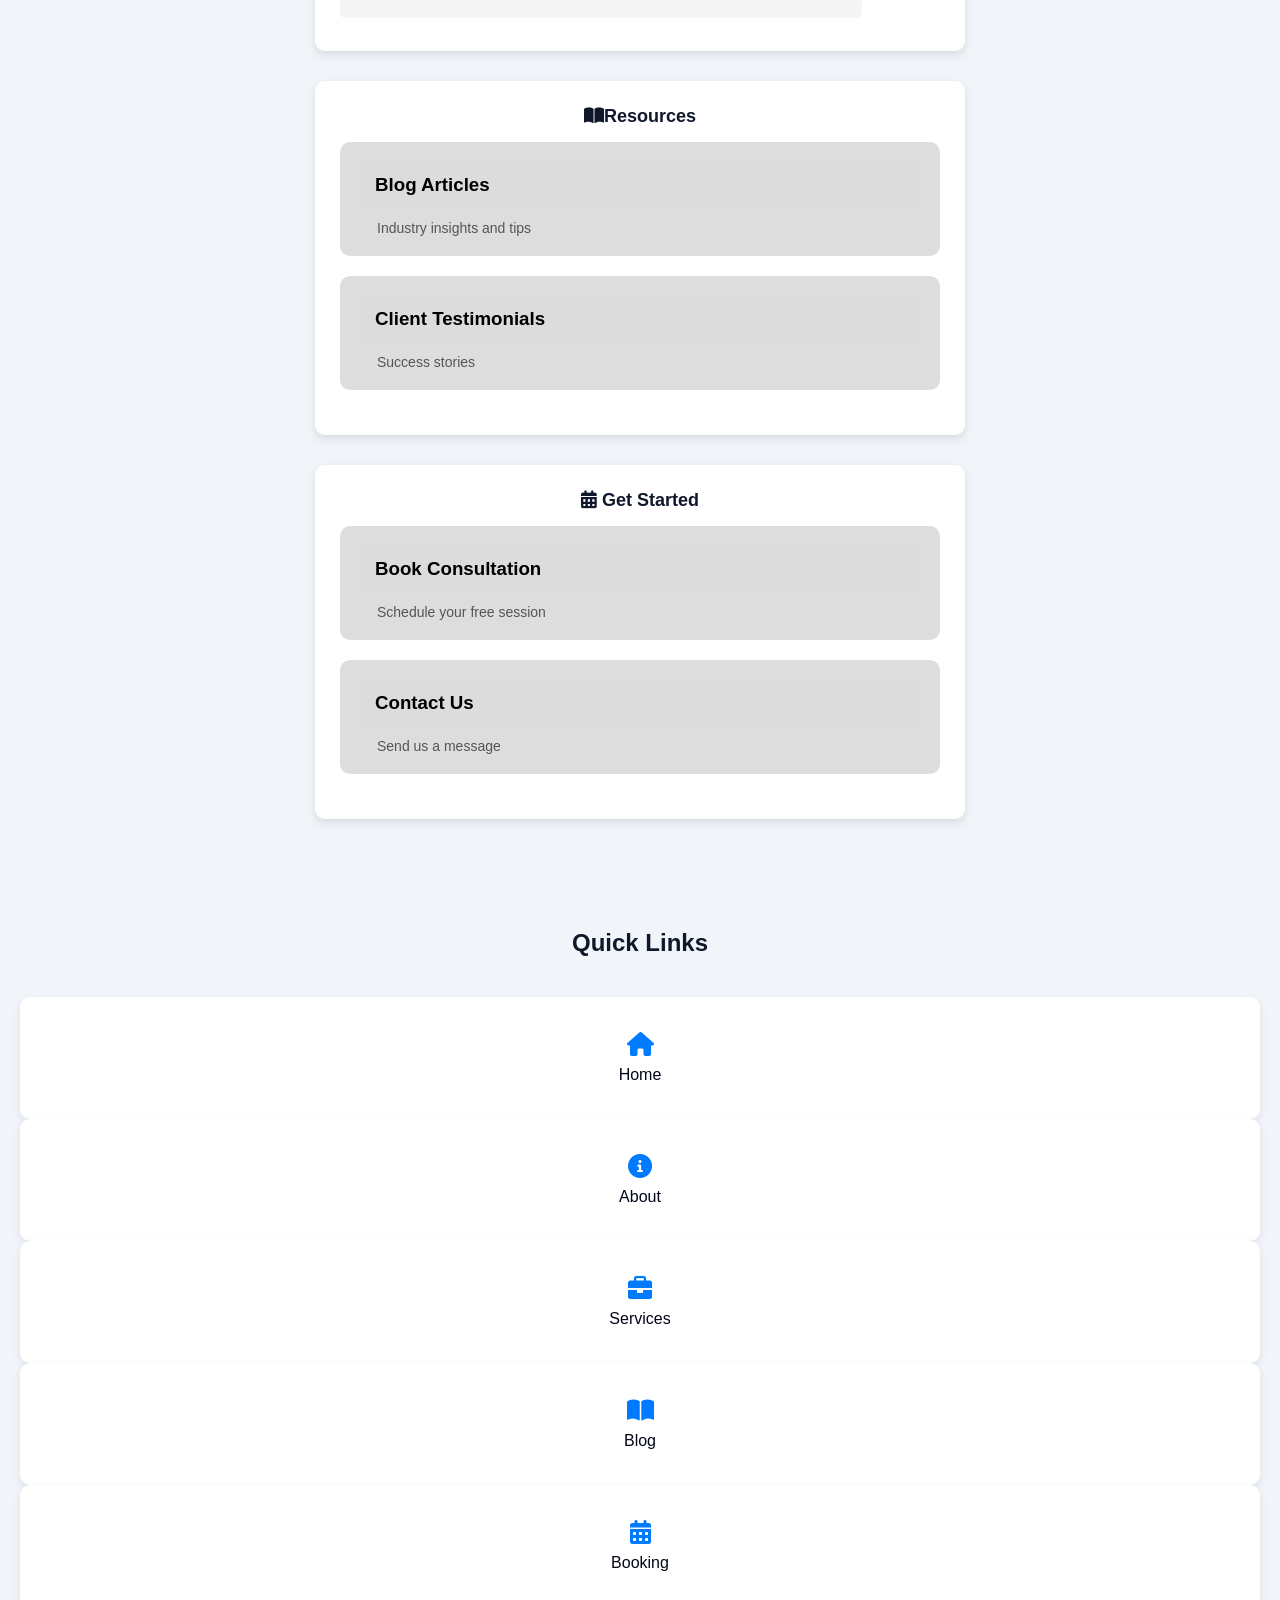
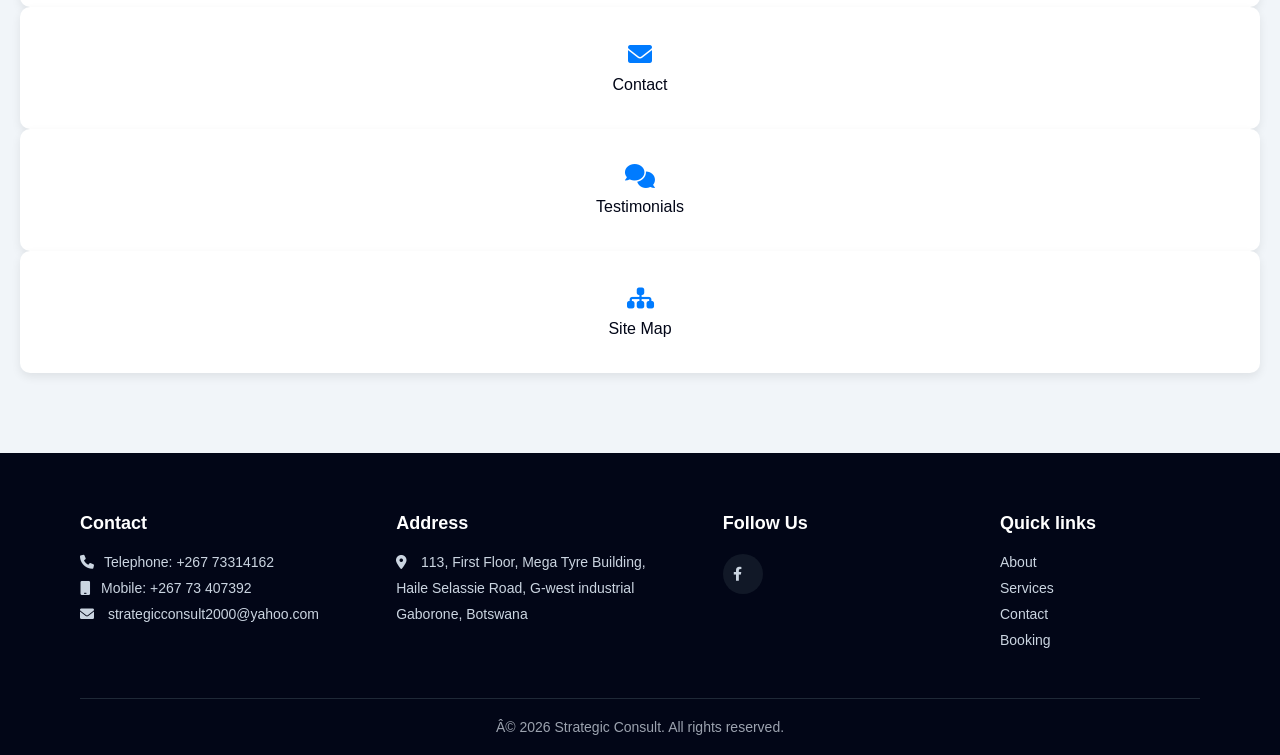
<file: sitemap.html>
<!DOCTYPE html>
<html>
<head>
    <metadata charset="UTF-8"></metadata>
    <meta name="viewport" content="width=device-width, initial-scale=1.0">
    <title>Sitemap</title>
     <link rel="stylesheet" href="style.css">
     <link rel="stylesheet" href="https://cdnjs.cloudflare.com/ajax/libs/font-awesome/6.0.0/css/all.min.css">
</head>
<body>

<header>   
    <a href="index.html"><img src="images/logo.png" alt="logo" style="width:40px;"></a>
    <h1>Strategic Consult</h1>
    <nav>
        <a href="index.html">Home</a>
        <a href="about.html">About</a>
        <a href="services.html">Services</a>
        <a href="blog.html">Blog</a>
        <a href="testimonials.html">Testimonials</a>
        <a href="contact.html">Contact</a>
        <a href="sitemap.html">Sitemap</a>
        <a href="booking.html">Booking</a>
    </nav>
    </header>

    <section class="hero">
        <h1>Site Map</h1>
        <p>Navigate through all pages and resources available on our website</p>
    </section>

    <section class="sitemap">

        <div class="card">
            <h2>Main Pages</h2>
            <ul>
                <li>
                    <a href="index.html"><i class="fas fa-home"></i>Home</a>
                </li>
                <li>
                    <a href="about.html"><i class="fas fa-user"></i>About</a>
                </li>
                <li>
                    <a href="services.html"><i class="fas fa-briefcase"></i>Services</a>
                </li>
                <li>
                    <a href="blog.html"><i class="fas fa-blog"></i>Blog</a>
                </li>
                <li>
                    <a href="booking.html"><i class="fas fa-calendar-check"></i>Booking</a>
                </li>
                <li>
                    <a href="contact.html"><i class="fas fa-envelope"></i>Contact</a>
                </li>
                <li>
                    <a href="testimonials.html"><i class="fas fa-comments"></i>Testimonials</a>
                </li>
                <li>
                    <a href="sitemap.html"><i class="fas fa-sitemap"></i>Sitemap</a>
                </li>
            </ul>
        </div>

        <div class="card">
            <h2>Blog/Insights</h2>
            <ul>
                <li>
                    <a href="blog/business-consulting.html"><i class="fas fa-briefcase"></i>Business Consulting</a>
                </li>
                <li>
                    <a href="blog/tax-planning.html"><i class="fas fa-search"></i>Tax Planning</a>
                </li>
                <li>
                    <a href="blog/financial-foundation.html"><i class="fas fa-coins"></i>Financial Foundation</a>
                </li>
                <li>
                    <a href="blog/tax-compliance.html"><i class="fas fa-laptop-code"></i>Tax Compliance</a>
                </li>
                <li>
                    <a href="blog/cash-flow.html"><i class="fas fa-chart-line"></i>Cash Flow</a>
                </li>
                <li>
                    <a href="blog/book-keeping.html"><i class="fas fa-book"></i>Book Keeping</a>
                </li>
            </ul>
        </div>

        <div class="card">
            <h2><i class="fas fa-book-open"></i>Resources</h2>

            <div class="item">
                <h3><a href="blog.html">Blog Articles</a></h3>
                <p>Industry insights and tips</p>
            </div>

            <div class="item">
                <h3><a href="testimonials.html">Client Testimonials</a></h3>
                <p>Success stories</p>
            </div>
        </div>

        <div class="card">
        <h2><i class="fas fa-calendar-alt"></i> Get Started</h2>

        <div class="item">
            <h3><a href="booking.html">Book Consultation</a></h3>
            <p>Schedule your free session</p>
        </div>

        <div class="item">
            <h3><a href="contact.html">Contact Us</a></h3>
            <p>Send us a message</p>
        </div>
    </div>

    </section>


   <section class="quick-links text-center">
  <h1>Quick Links</h1>
  <div class="container-fluid px-0">
    <div class="row g-3">
      <div class="col-6 col-md-3">
        <a href="index.html" class="ql-card h-100"><i class="fa-solid fa-house"></i> Home</a>
      </div>
      <div class="col-6 col-md-3">
        <a href="about.html" class="ql-card h-100"><i class="fa-solid fa-circle-info"></i> About</a>
      </div>
      <div class="col-6 col-md-3">
        <a href="services.html" class="ql-card h-100"><i class="fa-solid fa-briefcase"></i> Services</a>
      </div>
      <div class="col-6 col-md-3">
        <a href="blog.html" class="ql-card h-100"><i class="fa-solid fa-book-open"></i> Blog</a>
      </div>
      <div class="col-6 col-md-3">
        <a href="booking.html" class="ql-card h-100"><i class="fa-solid fa-calendar-days"></i> Booking</a>
      </div>
      <div class="col-6 col-md-3">
        <a href="contact.html" class="ql-card h-100"><i class="fa-solid fa-envelope"></i> Contact</a>
      </div>
      <div class="col-6 col-md-3">
        <a href="testimonials.html" class="ql-card h-100"><i class="fa-solid fa-comments"></i> Testimonials</a>
      </div>
      <div class="col-6 col-md-3">
        <a href="sitemap.html" class="ql-card h-100"><i class="fa-solid fa-sitemap"></i> Site Map</a>
      </div>
    </div>
  </div>
</section>

    <footer class="footer">

        <div class="footer-container">
        
            <div class="footer-section">
            <h3>Contact</h3>
            <p><i class="fas fa-phone"></i>Telephone: +267 73314162</p>
            <p><i class="fas fa-mobile"></i>Mobile: +267 73 407392</p>
            <p><i class="fas fa-envelope"></i> strategicconsult2000@yahoo.com</p>
            </div>

            <div class="footer-section">
            <h3>Address</h3>
            <p><i class="fas fa-map-marker-alt"></i> 113, First Floor, Mega Tyre Building,</p>
            <p>Haile Selassie Road, G-west industrial
            <p>Gaborone, Botswana</p>
            </div>

            <div class="footer-section">
            <h3>Follow Us</h3>
            <div class="social-icons">
                <a href="https://www.facebook.com/StrategicConsultBotswana/"><i class="fab fa-facebook-f"></i></a>
            </div>
            </div>

            <div class="footer-section">
            <h3>Quick links</h3>
            <a href="about.html">About</a>
            <a href="services.html">Services</a>
            <a href="contact.html">Contact</a>
            <a href="booking.html">Booking</a>
            </div>

        </div>

        <div class="footer-bottom">
            <p>© 2026 Strategic Consult. All rights reserved.</p>
        </div>
        
    </footer>
</body>
</html>
</file>
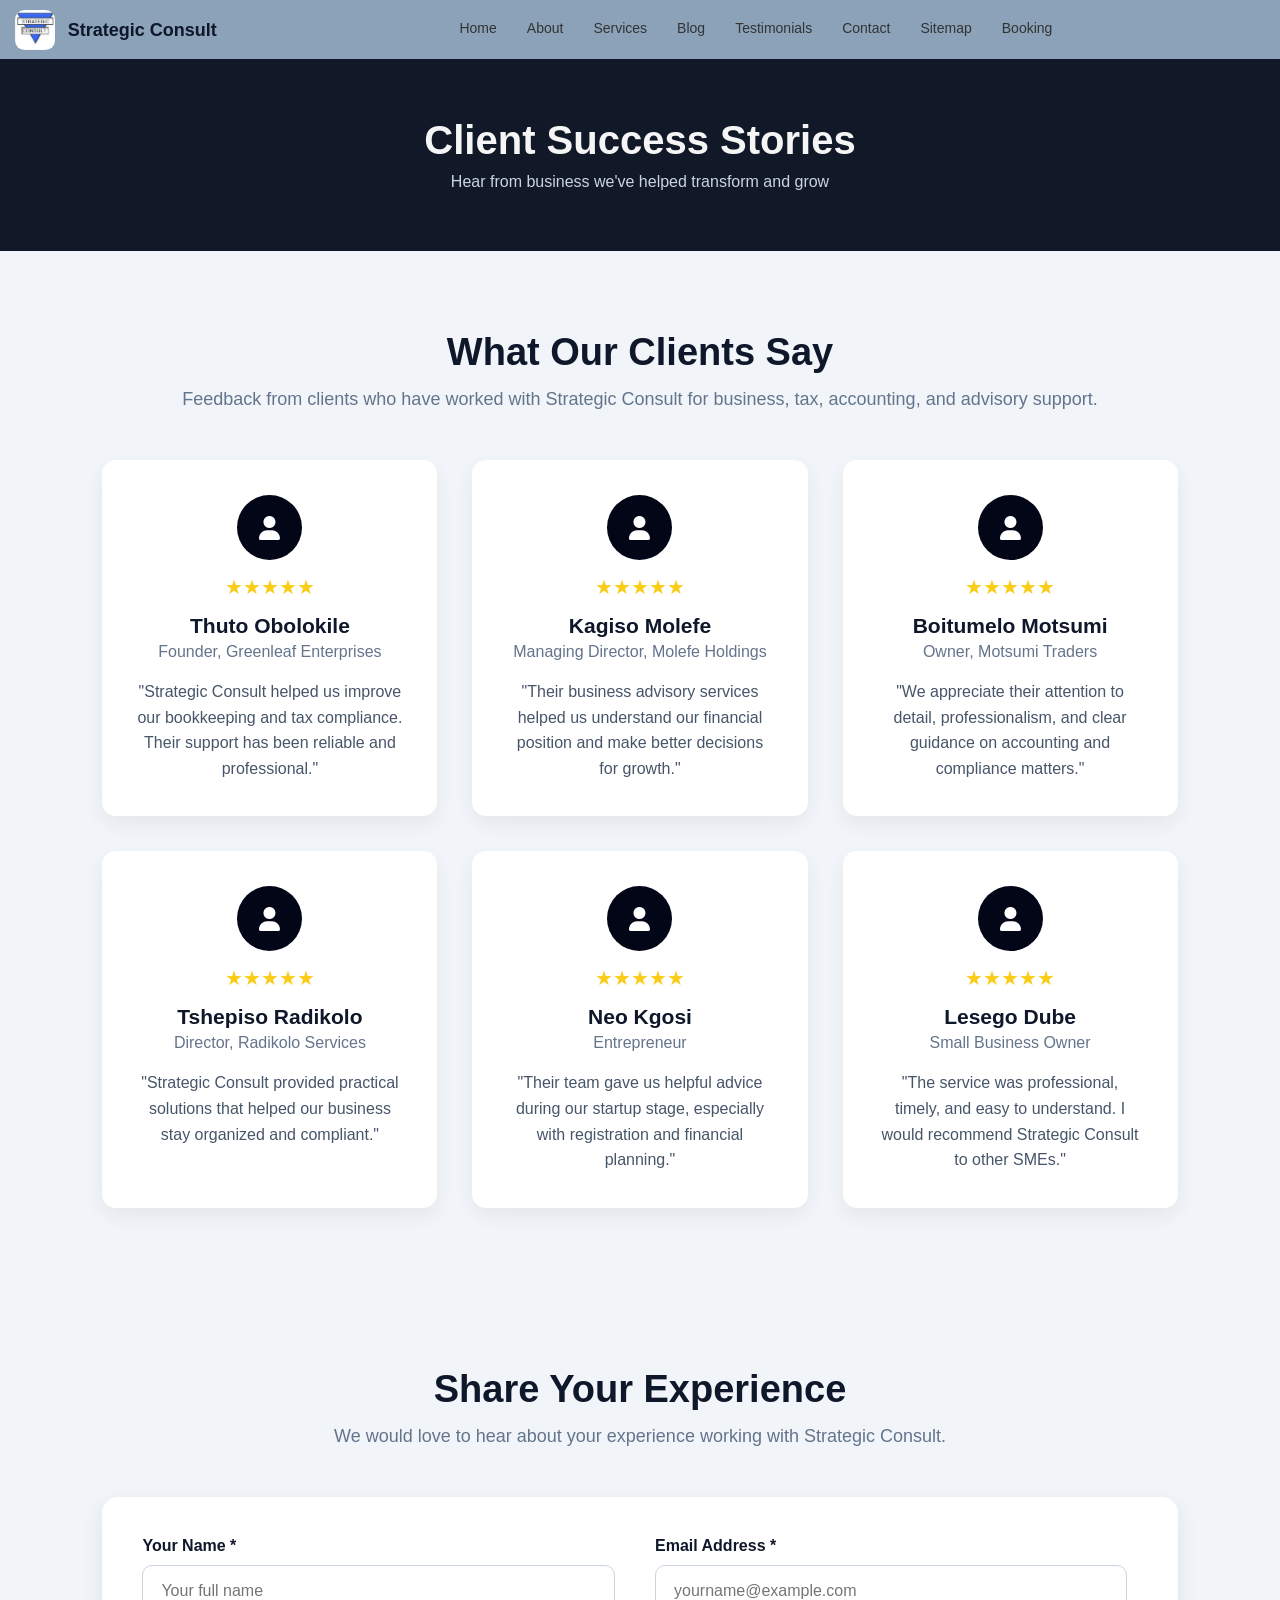
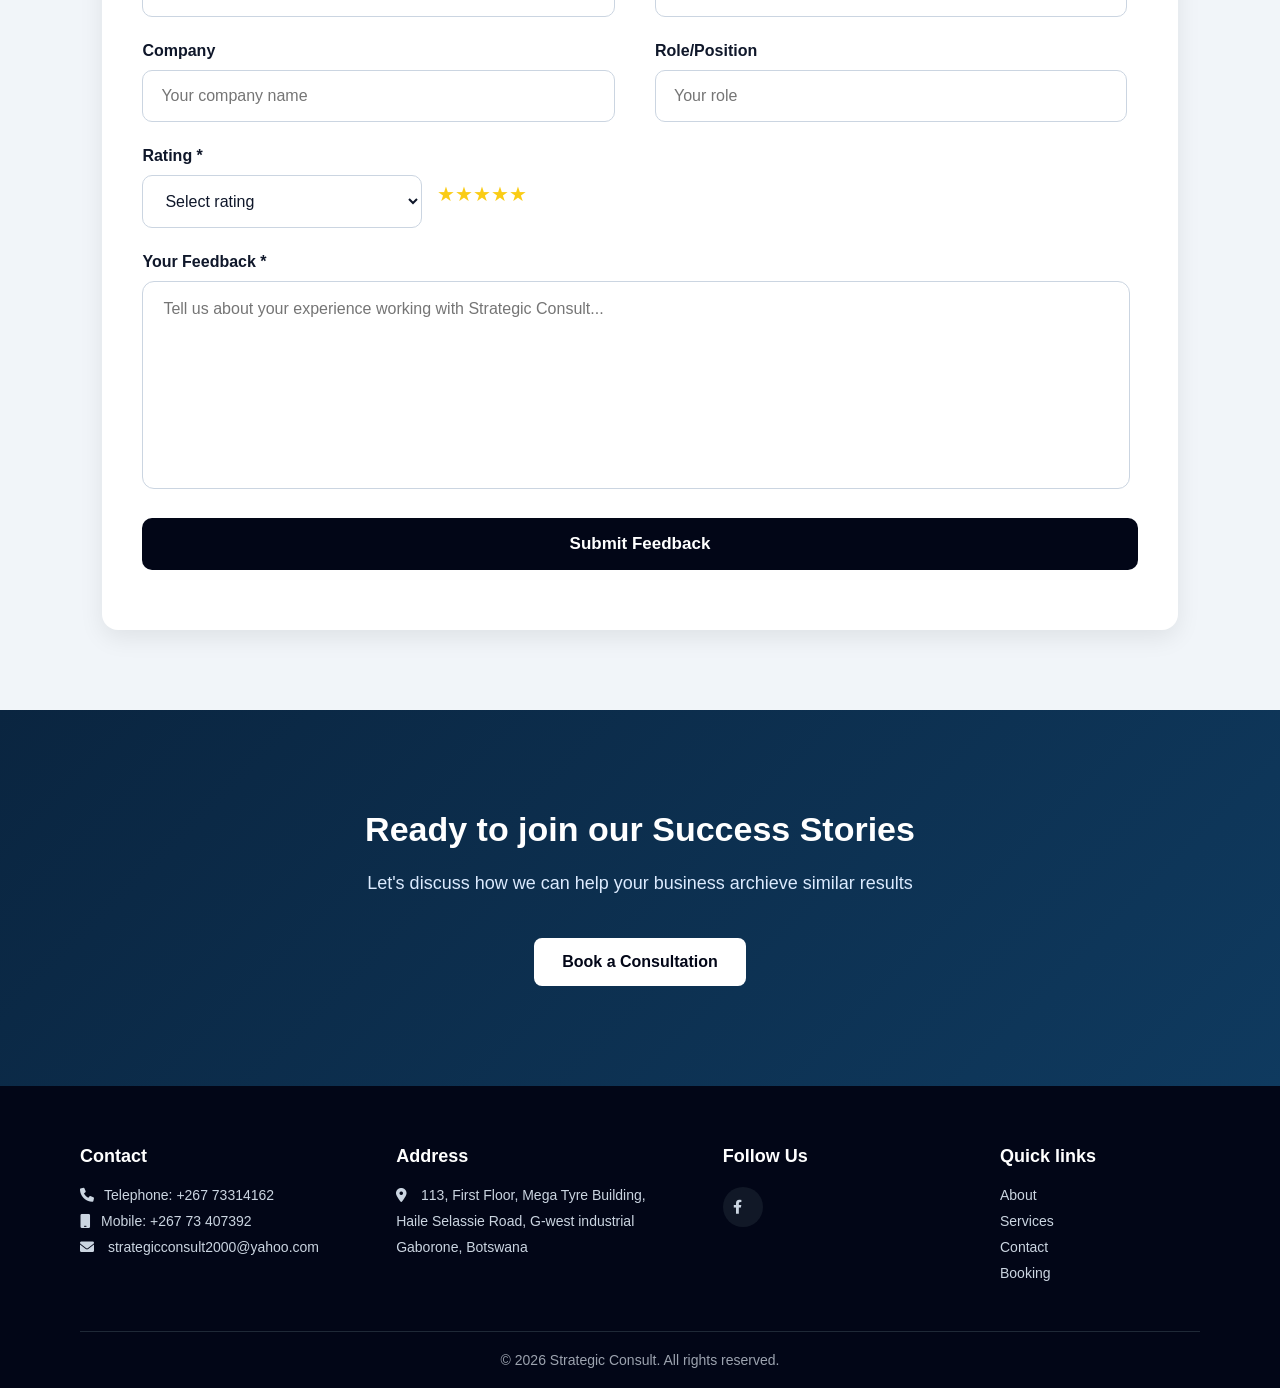
<file: testimonials.html>
<!DOCTYPE html>
<html lang="en">
<head>
    <meta charset="UTF-8">
    <meta name="viewport" content="width=device-width, initial-scale=1.0">
    <title>Testimonials</title>
     <link rel="stylesheet" href="style.css">
     <link rel="stylesheet" href="https://cdnjs.cloudflare.com/ajax/libs/font-awesome/6.0.0/css/all.min.css">
</head>
<body>

    <header>   
    <a href="index.html"><img src="images/logo.png" alt="logo" style="width:40px;"></a>
    <h1>Strategic Consult</h1> 

    
    <nav class="nav" id="nav">
        <a href="index.html">Home</a>
        <a href="about.html">About</a>
        <a href="services.html">Services</a>
        <a href="blog.html">Blog</a>
        <a href="testimonials.html">Testimonials</a>
        <a href="contact.html">Contact</a>
        <a href="sitemap.html">Sitemap</a>
        <a href="booking.html">Booking</a>
    </nav>
    </header>
    
    <section class="hero">
        <h1>Client Success Stories</h1>
        <p>Hear from business we've helped transform and grow</p>
    </section>

<section class="testimonial-page">

    <h1>What Our Clients Say</h1>
    <p class="testimonial-intro">
        Feedback from clients who have worked with Strategic Consult for business, tax, accounting, and advisory support.
    </p>

    <div class="testimonial-grid">

        <div class="testimonial-card">
            <div class="client-icon"><i class="fas fa-user"></i></div>
            <div class="stars">★★★★★</div>
            <h3>Thuto Obolokile</h3>
            <p class="role">Founder, Greenleaf Enterprises</p>
            <p>"Strategic Consult helped us improve our bookkeeping and tax compliance. Their support has been reliable and professional."</p>
        </div>

        <div class="testimonial-card">
            <div class="client-icon"><i class="fas fa-user"></i></div>
            <div class="stars">★★★★★</div>
            <h3>Kagiso Molefe</h3>
            <p class="role">Managing Director, Molefe Holdings</p>
            <p>"Their business advisory services helped us understand our financial position and make better decisions for growth."</p>
        </div>

        <div class="testimonial-card">
            <div class="client-icon"><i class="fas fa-user"></i></div>
            <div class="stars">★★★★★</div>
            <h3>Boitumelo Motsumi</h3>
            <p class="role">Owner, Motsumi Traders</p>
            <p>"We appreciate their attention to detail, professionalism, and clear guidance on accounting and compliance matters."</p>
        </div>

        <div class="testimonial-card">
            <div class="client-icon"><i class="fas fa-user"></i></div>
            <div class="stars">★★★★★</div>
            <h3>Tshepiso Radikolo</h3>
            <p class="role">Director, Radikolo Services</p>
            <p>"Strategic Consult provided practical solutions that helped our business stay organized and compliant."</p>
        </div>

        <div class="testimonial-card">
            <div class="client-icon"><i class="fas fa-user"></i></div>
            <div class="stars">★★★★★</div>
            <h3>Neo Kgosi</h3>
            <p class="role">Entrepreneur</p>
            <p>"Their team gave us helpful advice during our startup stage, especially with registration and financial planning."</p>
        </div>

        <div class="testimonial-card">
            <div class="client-icon"><i class="fas fa-user"></i></div>
            <div class="stars">★★★★★</div>
            <h3>Lesego Dube</h3>
            <p class="role">Small Business Owner</p>
            <p>"The service was professional, timely, and easy to understand. I would recommend Strategic Consult to other SMEs."</p>
        </div>

    </div>

</section>


<section class="feedback-section">

    <h2>Share Your Experience</h2>
    <p>We would love to hear about your experience working with Strategic Consult.</p>

    <form class="feedback-form" id="feedbackForm">

        <div class="form-row">
            <div class="form-group">
                <label>Your Name *</label>
                <input type="text" id="feedbackName" placeholder="Your full name">
            </div>

            <div class="form-group">
                <label>Email Address *</label>
                <input type="email" id="feedbackEmail" placeholder="yourname@example.com">
            </div>
        </div>

        <div class="form-row">
            <div class="form-group">
                <label>Company</label>
                <input type="text" id="feedbackCompany" placeholder="Your company name">
            </div>

            <div class="form-group">
                <label>Role/Position</label>
                <input type="text" id="feedbackRole" placeholder="Your role">
            </div>
        </div>

        <div class="form-group">
            <label>Rating *</label>
            <div class="rating-row">
                <select id="feedbackRating">
                    <option value="">Select rating</option>
                    <option value="5">5 Stars - Excellent</option>
                    <option value="4">4 Stars - Very Good</option>
                    <option value="3">3 Stars - Good</option>
                    <option value="2">2 Stars - Fair</option>
                    <option value="1">1 Star - Poor</option>
                </select>
                <span class="rating-stars">★★★★★</span>
            </div>
        </div>

        <div class="form-group">
            <label>Your Feedback *</label>
            <textarea id="feedbackMessage" placeholder="Tell us about your experience working with Strategic Consult..."></textarea>
        </div>

        <button type="submit">Submit Feedback</button>

        <p id="feedbackResponse"></p>

    </form>

</section>
    
</section>
    
    <section id="cta">
        <h2>Ready to join our Success Stories</h2>
        <p>Let's discuss how we can help your business archieve similar results</p>

        <a href="booking.html" class="cta-btn">Book a Consultation</a>
    </section>

    <footer class="footer">

        <div class="footer-container">
        
            <div class="footer-section">
            <h3>Contact</h3>
            <p><i class="fas fa-phone"></i>Telephone: +267 73314162</p>
            <p><i class="fas fa-mobile"></i>Mobile: +267 73 407392</p>
            <p><i class="fas fa-envelope"></i> strategicconsult2000@yahoo.com</p>
            </div>

            <div class="footer-section">
            <h3>Address</h3>
            <p><i class="fas fa-map-marker-alt"></i> 113, First Floor, Mega Tyre Building,</p>
            <p>Haile Selassie Road, G-west industrial
            <p>Gaborone, Botswana</p>
            </div>

            <div class="footer-section">
            <h3>Follow Us</h3>
            <div class="social-icons">
                <a href="https://www.facebook.com/StrategicConsultBotswana/"><i class="fab fa-facebook-f"></i></a>
            </div>
            </div>

            <div class="footer-section">
            <h3>Quick links</h3>
            <a href="about.html">About</a>
            <a href="services.html">Services</a>
            <a href="contact.html">Contact</a>
            <a href="booking.html">Booking</a>
            </div>

        </div>

        <div class="footer-bottom">
            <p>© 2026 Strategic Consult. All rights reserved.</p>
        </div>
        
    </footer>

</body>
</html>
</file>
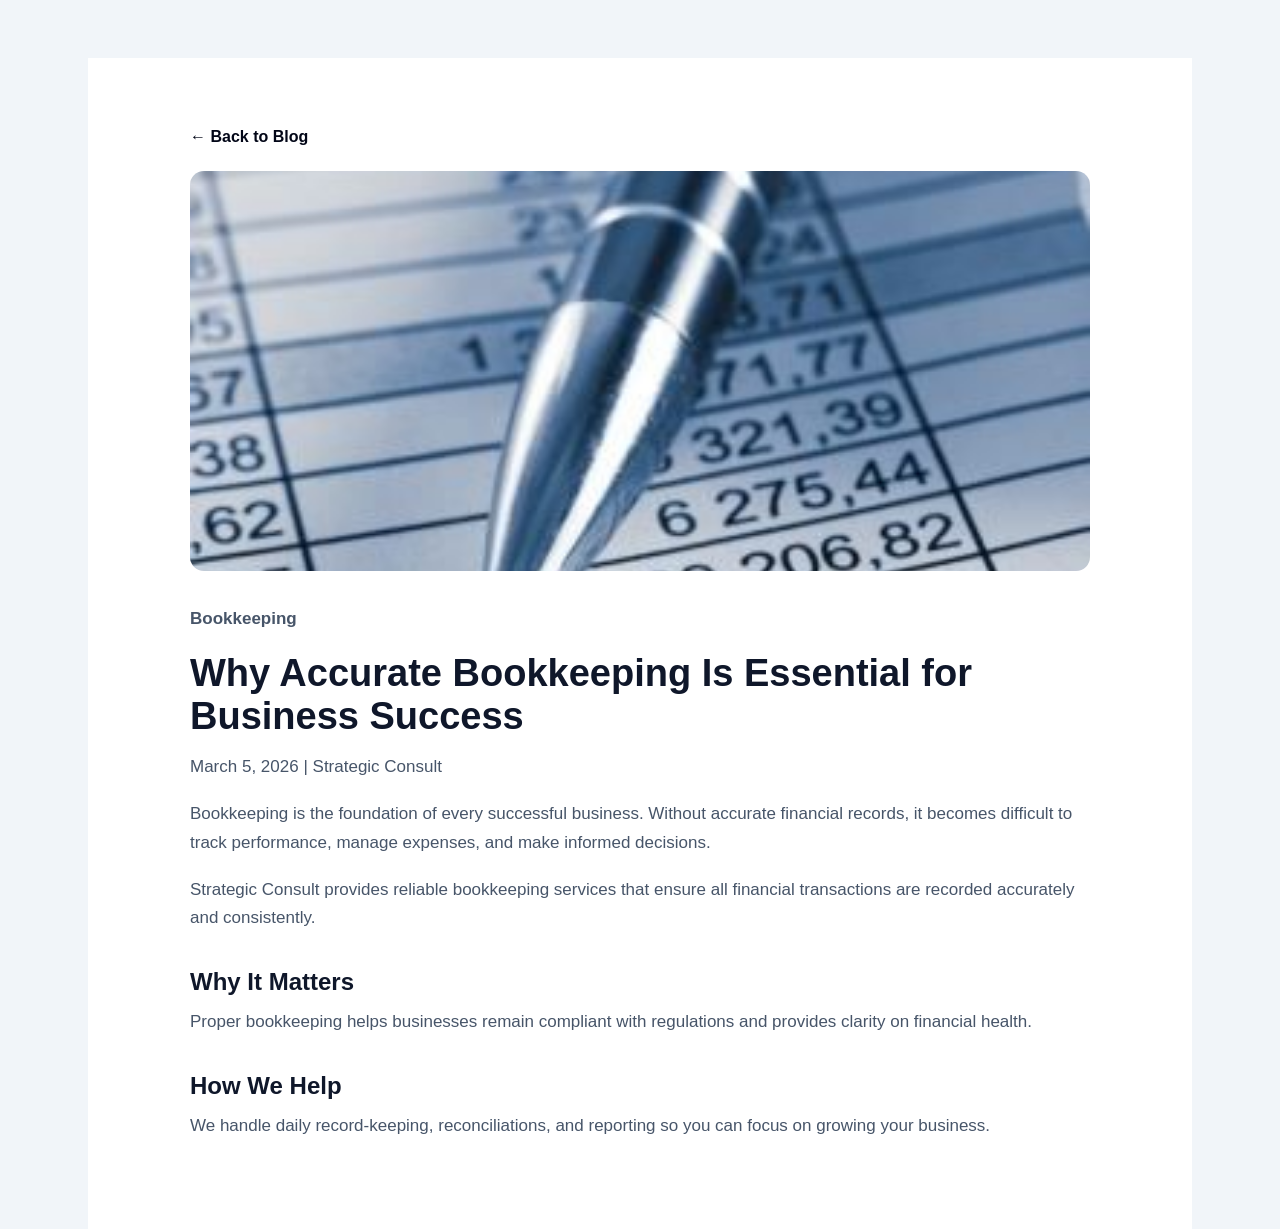
<file: blog/book-keeping.html>
<!DOCTYPE html>
<html>
    <head>
         <meta charset="UTF-8">
    <meta name="viewport" content="width=device-width, initial-scale=1.0">
    <title>Bookkeeping</title>
     <link rel="stylesheet" href="../style.css">
    </head>

    <body>
<section class="single-blog">

    <a href="../blog.html" class="back-link">← Back to Blog</a>

    <img src="../images/bookkeeping.jpg" alt="Bookkeeping">

    <p class="blog-category">Bookkeeping</p>

    <h1>Why Accurate Bookkeeping Is Essential for Business Success</h1>

    <p class="blog-meta">March 5, 2026 | Strategic Consult</p>

    <p>
        Bookkeeping is the foundation of every successful business. Without accurate financial records, it becomes difficult to track performance, 
        manage expenses, and make informed decisions.
    </p>

    <p>
        Strategic Consult provides reliable bookkeeping services that ensure all financial transactions are recorded accurately and consistently.
    </p>

    <h2>Why It Matters</h2>
    <p>
        Proper bookkeeping helps businesses remain compliant with regulations and provides clarity on financial health.
    </p>

    <h2>How We Help</h2>
    <p>
        We handle daily record-keeping, reconciliations, and reporting so you can focus on growing your business.
    </p>

</section>

    </body>
</html>
</file>
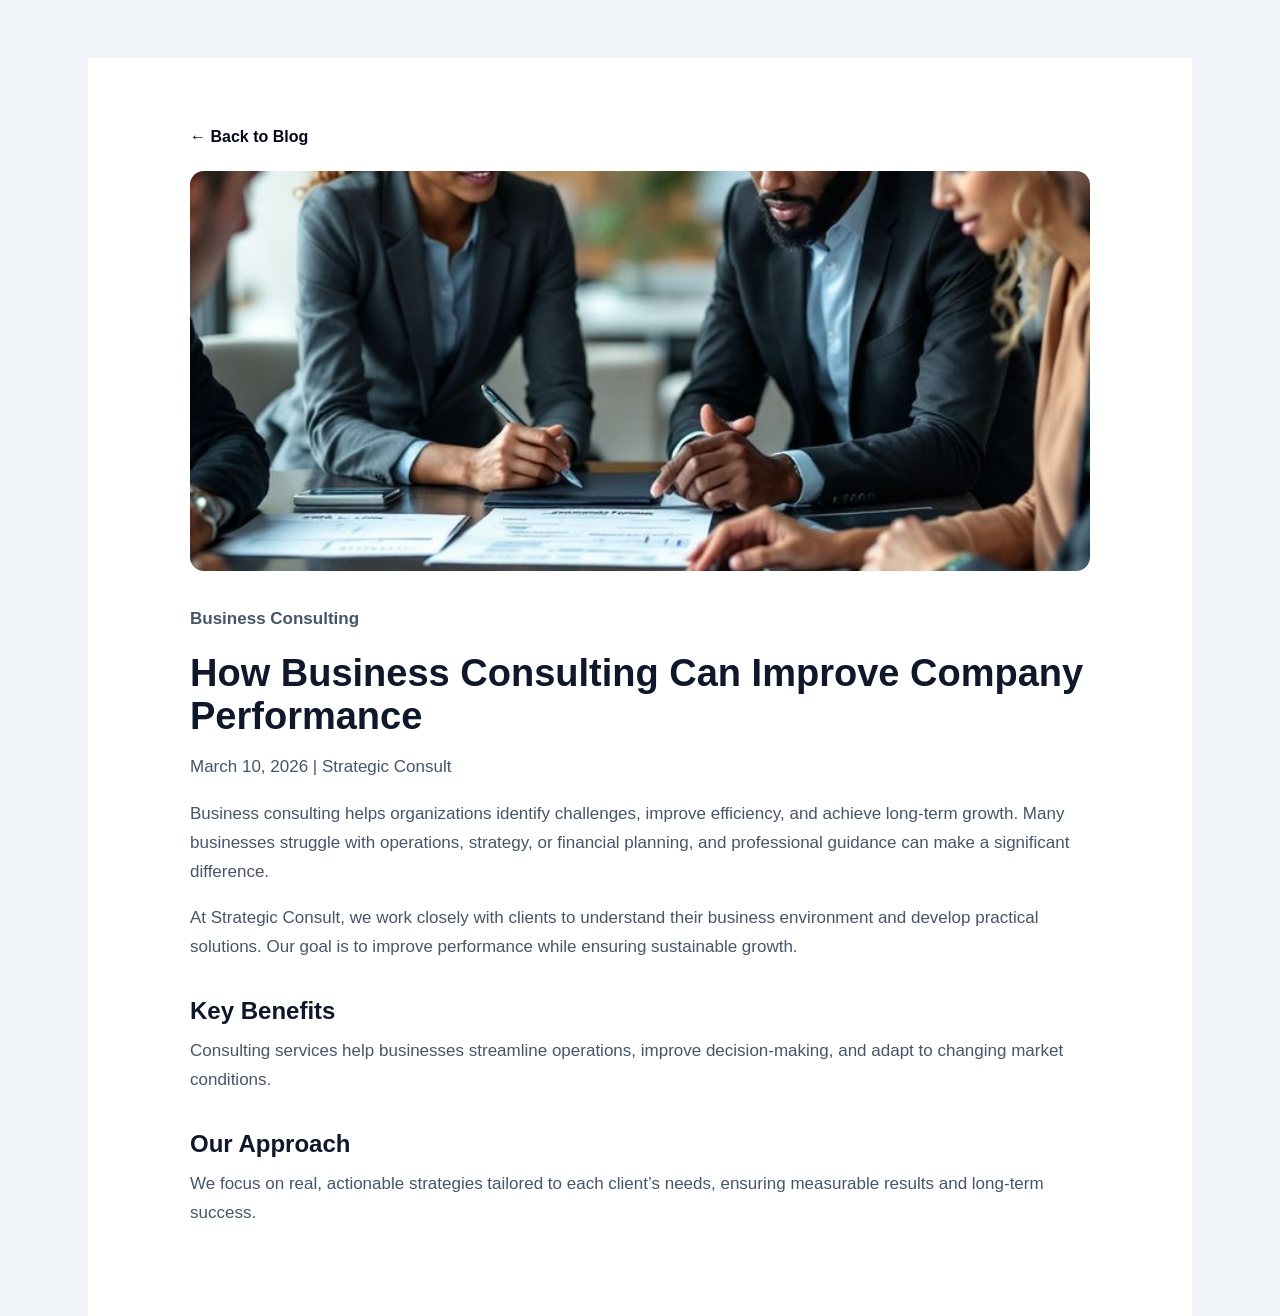
<file: blog/business-consulting.html>
<!DOCTYPE html>
<html>
    <head>
         <meta charset="UTF-8">
    <meta name="viewport" content="width=device-width, initial-scale=1.0">
    <title>Business Consulting</title>
     <link rel="stylesheet" href="../style.css">
    </head>

    <body>
<section class="single-blog">

    <a href="../blog.html" class="back-link">← Back to Blog</a>

    <img src="../images/business consult.jpg" alt="Business Consulting">

    <p class="blog-category">Business Consulting</p>

    <h1>How Business Consulting Can Improve Company Performance</h1>

    <p class="blog-meta">March 10, 2026 | Strategic Consult</p>

    <p>
        Business consulting helps organizations identify challenges, improve efficiency, and achieve long-term growth. 
        Many businesses struggle with operations, strategy, or financial planning, and professional guidance can make a significant difference.
    </p>

    <p>
        At Strategic Consult, we work closely with clients to understand their business environment and develop practical solutions. 
        Our goal is to improve performance while ensuring sustainable growth.
    </p>

    <h2>Key Benefits</h2>
    <p>
        Consulting services help businesses streamline operations, improve decision-making, and adapt to changing market conditions.
    </p>

    <h2>Our Approach</h2>
    <p>
        We focus on real, actionable strategies tailored to each client’s needs, ensuring measurable results and long-term success.
    </p>

</section>
    </body>
</html>
</file>
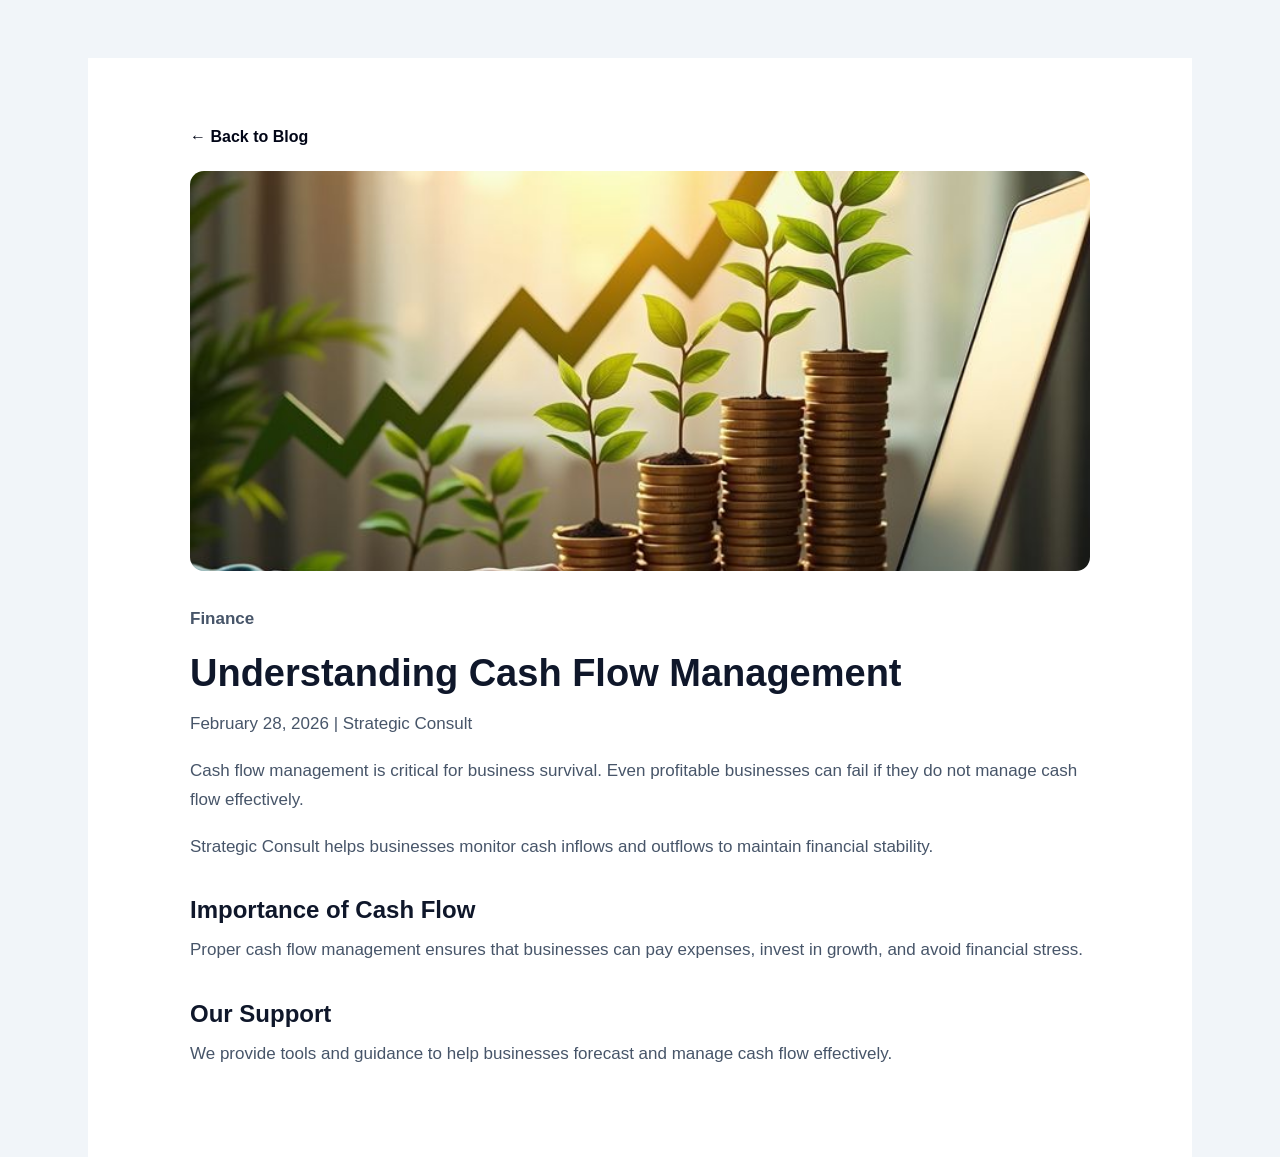
<file: blog/cash-flow.html>
<!DOCTYPE html>
<html>
    <head>
         <meta charset="UTF-8">
    <meta name="viewport" content="width=device-width, initial-scale=1.0">
    <title>Cash Flow Management</title>
     <link rel="stylesheet" href="../style.css">
    </head>

    <body>
<section class="single-blog">

    <a href="../blog.html" class="back-link">← Back to Blog</a>

    <img src="../images/cashflow.jpg" alt="Cash Flow">

    <p class="blog-category">Finance</p>

    <h1>Understanding Cash Flow Management</h1>

    <p class="blog-meta">February 28, 2026 | Strategic Consult</p>

    <p>
        Cash flow management is critical for business survival. Even profitable businesses can fail if they do not manage cash flow effectively.
    </p>

    <p>
        Strategic Consult helps businesses monitor cash inflows and outflows to maintain financial stability.
    </p>

    <h2>Importance of Cash Flow</h2>
    <p>
        Proper cash flow management ensures that businesses can pay expenses, invest in growth, and avoid financial stress.
    </p>

    <h2>Our Support</h2>
    <p>
        We provide tools and guidance to help businesses forecast and manage cash flow effectively.
    </p>

</section>
    </body>
</html>
</file>
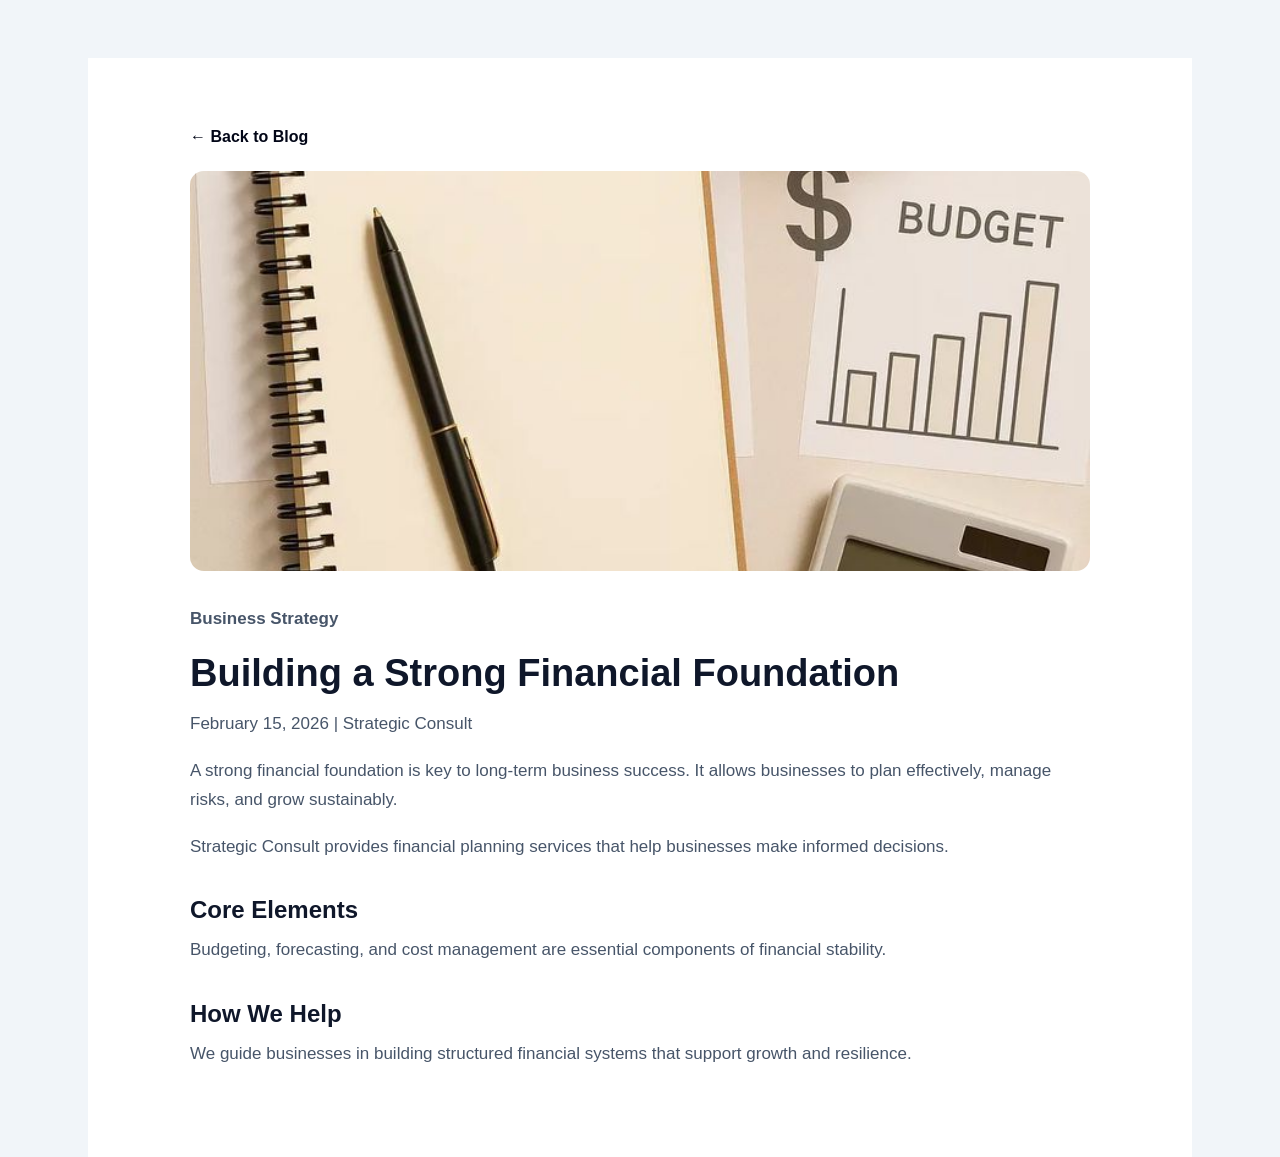
<file: blog/financial-foundation.html>
<!DOCTYPE html>
<html>
    <head>
         <meta charset="UTF-8">
    <meta name="viewport" content="width=device-width, initial-scale=1.0">
    <title>Financial Planning</title>
     <link rel="stylesheet" href="../style.css">
    </head>

    <body>
<section class="single-blog">

    <a href="../blog.html" class="back-link">← Back to Blog</a>

    <img src="../images/finance.jpg" alt="Financial Planning">

    <p class="blog-category">Business Strategy</p>

    <h1>Building a Strong Financial Foundation</h1>

    <p class="blog-meta">February 15, 2026 | Strategic Consult</p>

    <p>
        A strong financial foundation is key to long-term business success. It allows businesses to plan effectively, manage risks, and grow sustainably.
    </p>

    <p>
        Strategic Consult provides financial planning services that help businesses make informed decisions.
    </p>

    <h2>Core Elements</h2>
    <p>
        Budgeting, forecasting, and cost management are essential components of financial stability.
    </p>

    <h2>How We Help</h2>
    <p>
        We guide businesses in building structured financial systems that support growth and resilience.
    </p>

</section>
    </body>
</html>
</file>
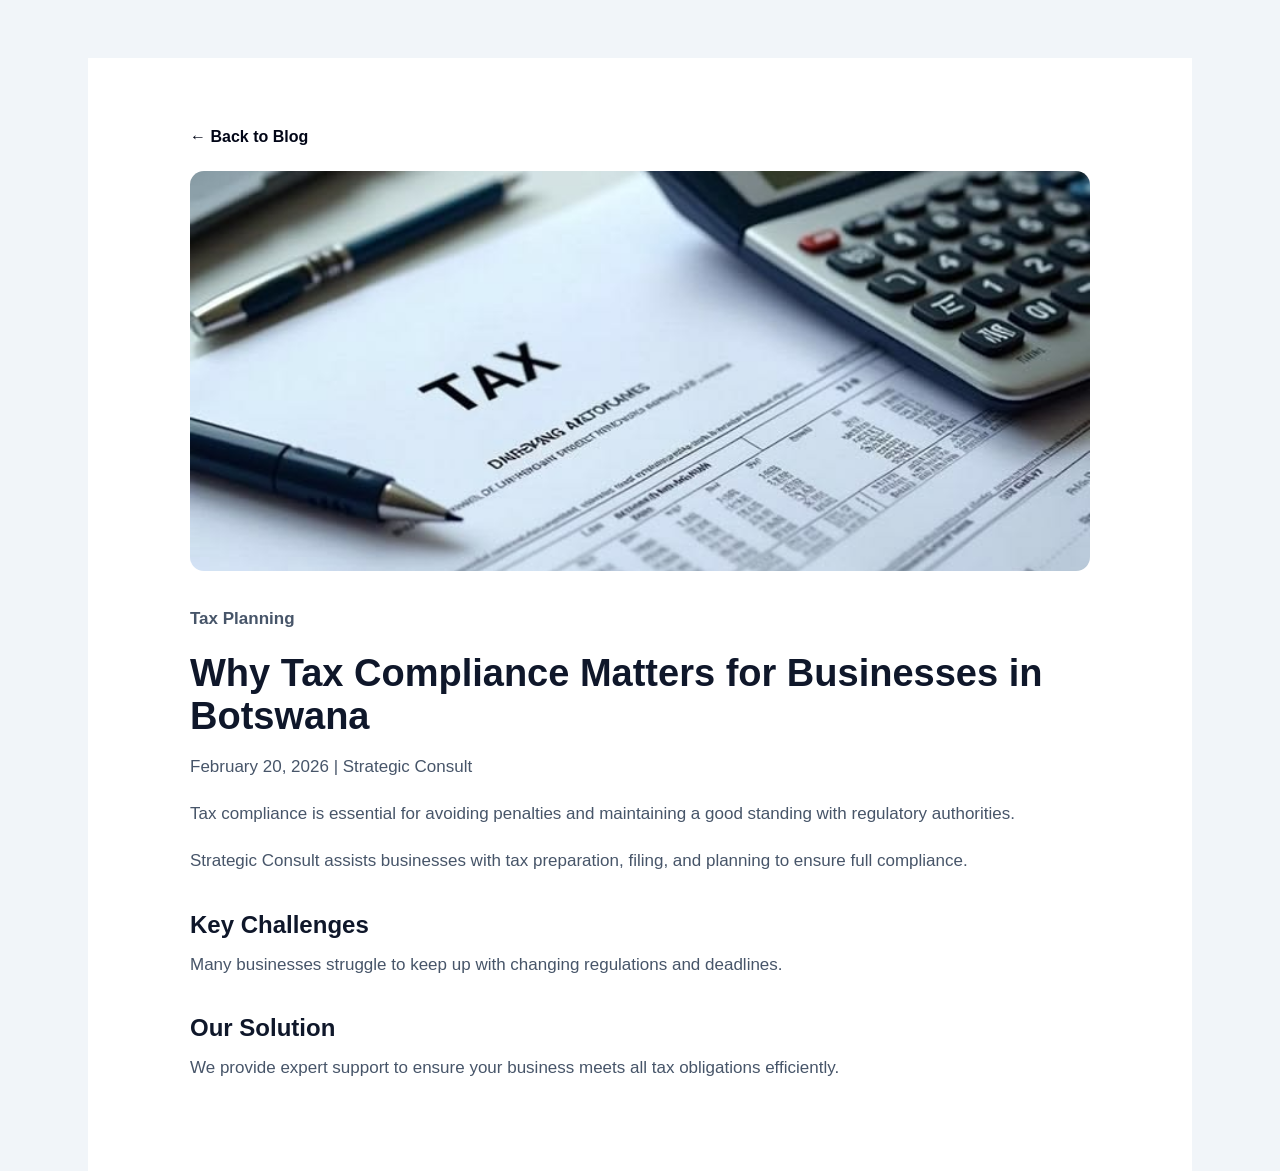
<file: blog/tax-compliance.html>
<!DOCTYPE html>
<html>
    <head>
         <meta charset="UTF-8">
    <meta name="viewport" content="width=device-width, initial-scale=1.0">
    <title>Tax Compliance</title>
     <link rel="stylesheet" href="../style.css">
    </head>

    <body>
<section class="single-blog">

    <a href="../blog.html" class="back-link">← Back to Blog</a>

    <img src="../images/tax advisory and compliance.jpg" alt="Tax Compliance">

    <p class="blog-category">Tax Planning</p>

    <h1>Why Tax Compliance Matters for Businesses in Botswana</h1>

    <p class="blog-meta">February 20, 2026 | Strategic Consult</p>

    <p>
        Tax compliance is essential for avoiding penalties and maintaining a good standing with regulatory authorities.
    </p>

    <p>
        Strategic Consult assists businesses with tax preparation, filing, and planning to ensure full compliance.
    </p>

    <h2>Key Challenges</h2>
    <p>
        Many businesses struggle to keep up with changing regulations and deadlines.
    </p>

    <h2>Our Solution</h2>
    <p>
        We provide expert support to ensure your business meets all tax obligations efficiently.
    </p>

</section>
    </body>
</html>
</file>
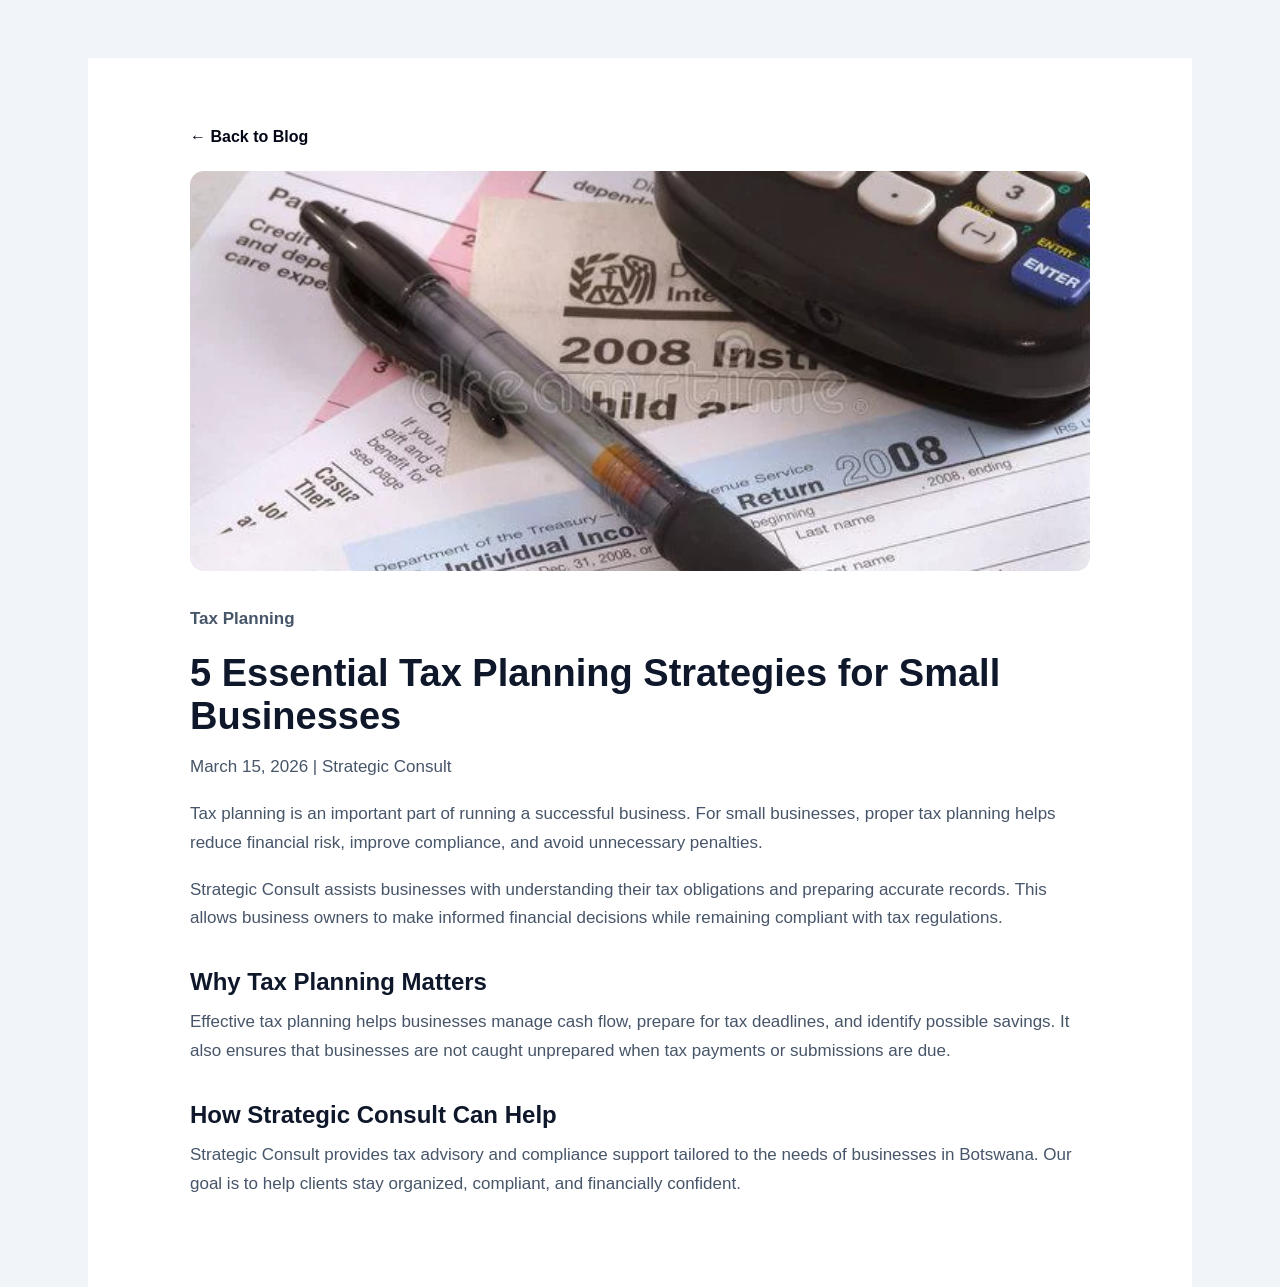
<file: blog/tax-planning.html>
<!DOCTYPE html>
<html>
    <head>
        <meta charset="UTF-8">
        <meta name="viewport" content="width=device-width, initial-scale=1.0">
        <title>Tax Planning</title>
        <link rel="stylesheet" href="../style.css">
    </head>

    <body>
<section class="single-blog">

    <a href="../blog.html" class="back-link">← Back to Blog</a>

    <img src="../images/tax 1.webp" alt="Tax Planning">

    <p class="blog-category">Tax Planning</p>

    <h1>5 Essential Tax Planning Strategies for Small Businesses</h1>

    <p class="blog-meta">March 15, 2026 | Strategic Consult</p>

    <p>
        Tax planning is an important part of running a successful business. For small businesses, proper tax planning helps reduce financial risk, improve compliance, and avoid unnecessary penalties.
    </p>

    <p>
        Strategic Consult assists businesses with understanding their tax obligations and preparing accurate records. This allows business owners to make informed financial decisions while remaining compliant with tax regulations.
    </p>

    <h2>Why Tax Planning Matters</h2>

    <p>
        Effective tax planning helps businesses manage cash flow, prepare for tax deadlines, and identify possible savings. It also ensures that businesses are not caught unprepared when tax payments or submissions are due.
    </p>

    <h2>How Strategic Consult Can Help</h2>

    <p>
        Strategic Consult provides tax advisory and compliance support tailored to the needs of businesses in Botswana. Our goal is to help clients stay organized, compliant, and financially confident.
    </p>

</section>
    </body>
</html>
</file>
<file: style.css>
*{margin: 0;
padding: 0;
}


header {width: 100%;
    background-color: #8ba2b9;
    background-position: position;
    position: fixed;
    display: flex;
    padding-left: 15px;
    padding-right: 20px;
    padding-top: 10px;
    padding-bottom: 5px;
    top: 0;
    width: 100%;
    z-index: 1000;
}

header h1{
    margin-left: 1%;
    font-weight: bold;
    font-size: 18px;
    padding-top: 10px;
}

header img {border-radius: 0.6rem;}

nav {
    margin-left: auto; 
    margin-right: auto;     
    margin-top: 10px;
    display: flex;
    max-width: 100%;
    column-gap: 30px;
    justify-content: flex-end;
    flex-wrap: wrap;
}


body {
    font-family: 'Segoe UI', Tahoma, sans-serif;
    background-color: #f1f5f9;
    color: #0f172a;
    margin: 0;
    padding-top: 58px;
    overflow-x: hidden;
    max-width: 100%;
}



nav a {
    text-decoration: none;
    color: #333;
    font-size: 14px;
}

nav a:hover {
    color: #007bff;
}



.hero {
    flex-wrap: wrap;
    text-align: center;
    padding-top: 60px;
    padding-bottom: 60px;
    background-color:  #111827;
    margin-top: 0;
    max-width: 100%;
}

.hero h1 {
    font-size: 40px;
    margin-bottom: 10px;
    color: #f5f5f5;
}

.hero p {
    color: #cbd5e1;
}

.sitemap {
    display: flex;
    justify-content: center;
    gap: 30px;
    padding-top: 50px;
    padding-bottom: 50px;
    flex-wrap: wrap;
}

.card {
    background-color: #ffffff;
    padding: 25px;
    width: 600px;
    height: auto;
    border-radius: 10px;
    box-shadow: 0 4px 10px rgba(0,0,0,0.1);
}

.card h2 {
    margin-bottom: 15px;
    font-size: 18px;
    text-align: center;
}

.card ul {
    width: 87%;
    list-style: none;
}

.card a {
    display: flex;
    align-items: center;
    gap: 12px;
    text-decoration: none;
    background: #dcdcdc;
    padding: 12px 15px;
    margin-bottom: 12px;
    border-radius: 8px;
    color: black;
    transition: 0.3s;
}

.card a i {
    font-size: 14px;
}

.card a:hover {
    background: blue;
    color: white;
    transform: translateX(5px);
}

.card ul li {
    padding: 10px;
    margin-bottom: 8px;
    background-color: #f5f5f5;
    border-radius: 5px;
    text-align: center;
}

.card img {
    padding-top: 10px;
    width: 80px;
    height: 80px;
    object-fit: cover;
}

.item {
    background: #ddd;
    padding: 20px;
    border-radius: 10px;
    margin-bottom: 20px;
}

.item h3 {
    margin-bottom: 5px;
}

.item p {
    color: #555;
    font-size: 14px;
    padding-left: 17px;
}

.quick-links {
  padding: 60px 20px 80px;
  background: #f1f5f9;
  text-align: center;
}

.quick-links h1 {
  font-weight: 700;
  margin-bottom: 40px;
}

.ql-card {
  display: flex;
  flex-direction: column;
  align-items: center;
  justify-content: center;
  background: #ffffff;
  text-decoration: none;
  color: #020617;
  font-size: 1rem;
  padding: 35px 20px;
  border-radius: 10px;
  box-shadow: 0 4px 10px rgba(0,0,0,0.08);
  transition: background 0.15s ease;
  gap: 10px;
}

.ql-card:hover {
  background: #e3e1e1da;
  color: #020617;
}

.ql-card i {
  font-size: 1.5rem;
  color: #007bff;
}


.footer {
    background-color: #020617;
    color: #fff;
    padding: 60px 80px 20px;
    clear: both;
    margin-top: 0;
}

.footer-container {
    display: flex;
    justify-content: space-between;
    flex-wrap: wrap;
    gap: 40px;
}

.footer-section {
    min-width: 200px;
}

.footer-section h3 {
    margin-bottom: 20px;
    font-size: 18px;
}

.footer-section p {
    margin-bottom: 10px;
    color: #cbd5e1;
    font-size: 14px;
}

.footer-section i {
    margin-right: 10px;
}

.footer-section a {
    display: block;
    text-decoration: none;
    color: #cbd5e1;
    margin-bottom: 10px;
    font-size: 14px;
    transition: 0.3s;
}

.footer-section a:hover {
    color: #ffffff;
}

.social-icons {
    display: flex;
    gap: 15px;
}

.social-icons a {
    width: 40px;
    height: 40px;
    background-color: #111827;
    border-radius: 50%;
    display: flex;
    align-items: center;
    justify-content: center;
    color: #cbd5e1;
    transition: 0.3s;
}

.social-icons a:hover {
    background-color: #1d4ed8;
    color: white;
}

.footer-bottom {
    margin-top: 40px;
    padding-top: 20px;
    border-top: 1px solid #1f2937;
    text-align: center;
    color: #9ca3af;
    font-size: 14px;
}



.hero-btns {
    display: flex;
    gap: 1rem;
}

.btn {
    padding: 0.8rem 1.8rem;
    text-decoration: none;
    font-weight: 500;
    border-radius: 8px;
    transition: all 0.3s ease;
}

.btn-primary {
    background-color: #ffffff;
    color: #05070a;
}

.btn-primary:hover {
    background-color: #e0e0e0;
}

.btn-secondary {
    border: 1px solid #ffffff;
    color: #ffffff;
}

.btn-secondary:hover {
    background-color: rgba(255, 255, 255, 0.1);
}



.booking-section {
    display: flex;
    gap: 40px;
    padding: 60px 7%;
    align-items: flex-start;
}

.booking-info,
.booking-form {
    background: #ffffff;
    border-radius: 12px;
    box-shadow: 0 8px 20px rgba(0,0,0,0.08);
}

.booking-info {
    width: 32%;
    padding: 40px;
}

.booking-info h2 {
    font-size: 28px;
    margin-bottom: 35px;
}

.expect-item {
    display: flex;
    gap: 22px;
    margin-bottom: 35px;
    align-items: flex-start;
}

.expect-icon {
    font-size: 28px;
    width: 40px;
    text-align: center;
}

.expect-item h3 {
    font-size: 21px;
    margin-bottom: 10px;
}

.expect-item p {
    color: #475569;
    line-height: 1.5;
}

.booking-form {
    width: 68%;
    padding: 40px;
}

.form-row {
    display: flex;
    gap: 30px;
}

.form-group {
    width: 100%;
    margin-bottom: 28px;
}

.form-group label {
    display: block;
    font-weight: 600;
    margin-bottom: 10px;
}

input,
select,
textarea {
    width: 93%;
    padding: 18px 20px;
    border: 1px solid #cbd5e1;
    border-radius: 12px;
    font-size: 16px;
    font-family: inherit;
    background: white;
    color: #0f172a;
}

input:focus,
select:focus,
textarea:focus {
    outline: none;
    border-color: #0f172a;
}

textarea {
    height: 150px;
    resize: none;
}

button {
    width: 100%;
    padding: 17px;
    border: none;
    border-radius: 12px;
    background: #020617;
    color: white;
    font-size: 17px;
    font-weight: 600;
    cursor: pointer;
}

button:hover {
    background: #1e293b;
}

.form-note {
    text-align: center;
    margin-top: 25px;
    color: #475569;
}



.services {
    text-align: center;
    padding: 60px 20px;
}

.services-container {
    display: grid;
    grid-template-columns: repeat(3, 1fr);
    gap: 25px;
    max-width: 100%;
    margin: 10px;
}

.service-card {
    
    background: #ffffff;
    padding: 30px;
    border-radius: 15px;
    box-shadow: 0 8px 20px rgba(0,0,0,0.08);
    transition: 0.3s;
   
}

.service-card i {
    font-size: 30px;
    color: #1d1a1f;
    margin-bottom: 15px;
}

.service-card h3 {
    margin-bottom: 10px;
}

.service-card p {
    font-size: 14px;
    color: #555;
}

.service-card:hover {
    transform: translateY(-8px);
    box-shadow: 0 12px 25px rgba(0,0,0,0.12);
}

.service-card img {
    width: 100%;
    height: 180px;
    object-fit: cover;
    margin-bottom: 20px;
}
.service-card i, .service-card h3{
   display: inline;
   padding: 2%;
}
.service-card p{
    margin-top: 2%;
}





.big-hero {
    min-height: 620px;
    background-color: #111827;
    display: flex;
    align-items: center;
    justify-content: space-between;
    gap: 50px;
    padding: 80px 8%;
}

.big-container {
    flex: 1;
}

.big-hero h1 {
    color: #ffffff;
    font-size: 58px;
    line-height: 1.15;
    margin-bottom: 25px;
}

.big-hero p {
    font-size: 20px;
    line-height: 1.6;
    color: #cbd5e1;
    max-width: 650px;
    margin-bottom: 35px;
}

.big-hero img {
    flex: 1;
    max-width: 650px;
    height: 430px;
    object-fit: cover;
    border-radius: 14px;
    box-shadow: 0 20px 40px rgba(0,0,0,0.35);
}

.hero-btn,
.btn,
.cta-btn {
    display: inline-block;
    padding: 15px 28px;
    border-radius: 8px;
    text-decoration: none;
    font-weight: 700;
    transition: 0.3s;
}

.primary-btn {
    background: #ffffff;
    color: #020617;
    margin-right: 10px;
}

.secondary-btn {
    border: 1px solid #ffffff;
    color: #ffffff;
}

.primary-btn:hover,
.secondary-btn:hover,
.btn:hover,
.cta-btn:hover {
    transform: translateY(-3px);
}

.ex-services,
.why-choose-us,
.testimonials {
    padding: 80px 8%;
    text-align: center;
}

.section-intro {
    font-size: 32px;
    font-weight: 700;
    margin-bottom: 12px;
}

.ex-services > p,
.why-choose-us > p,
.testimonials > p {
    max-width: 750px;
    margin: 0 auto 45px;
    color: #64748b;
    font-size: 17px;
    line-height: 1.6;
}

.serv-container,
.feature-container,
.testimonial-container {
    display: flex;
    justify-content: center;
    gap: 30px;
    flex-wrap: wrap;
}

.service {
    background: #ffffff;
    padding: 35px;
    border-radius: 14px;
    width: 330px;
    text-align: left;
    border: 1px solid #e2e8f0;
    box-shadow: 0 8px 20px rgba(0,0,0,0.05);
    transition: 0.3s;
}

.service:hover,
.testimonial:hover {
    transform: translateY(-6px);
}

.icon-box {
    width: 58px;
    height: 58px;
    background: #e5e7eb;
    border-radius: 12px;
    display: flex;
    align-items: center;
    justify-content: center;
    margin-bottom: 28px;
}

.icon-box i {
    font-size: 28px;
    color: #020617;
}

.service:hover .icon-box i,
.feature:hover .circle-icon i {
    transform: scale(1.12);
    transition: 0.25s ease;
}

.service h3 {
    font-size: 20px;
    margin-bottom: 15px;
}

.service p {
    color: #64748b;
    font-size: 15px;
    line-height: 1.6;
}

.ex-services .btn,
.testimonials .btn {
    background: #020617;
    color: white;
    margin-top: 45px;
}


.why-choose-us {
    background: #ffffff;
}

.feature {
    width: 250px;
    text-align: center;
}

.circle-icon {
    width: 82px;
    height: 82px;
    background: #020617;
    border-radius: 50%;
    display: flex;
    align-items: center;
    justify-content: center;
    margin: 0 auto 24px;
}

.circle-icon i {
    font-size: 30px;
    color: #ffffff;
}


.feature h3 {
    font-size: 18px;
    margin-bottom: 12px;
}

.feature p {
    font-size: 15px;
    color: #64748b;
    line-height: 1.6;
}

.testimonial {
    background: #ffffff;
    padding: 30px;
    border-radius: 14px;
    width: 330px;
    text-align: left;
    border: 1px solid #e2e8f0;
    box-shadow: 0 8px 20px rgba(0,0,0,0.05);
    transition: 0.3s;
}

.stars {
    color: #facc15;
    font-size: 20px;
    margin-bottom: 18px;
}

.testimonial h3 {
    font-size: 18px;
    margin-bottom: 5px;
}

.testimonial p {
    color: #475569;
    font-size: 15px;
    line-height: 1.6;
}

#cta {
    text-align: center;
    background: linear-gradient(135deg, #0a2540, #0f3a5f);
    color: white;
    padding: 100px 8%;
}

#cta h2 {
    font-size: 34px;
    margin-bottom: 20px;
}

#cta p {
    color: #dbeafe;
    max-width: 600px;
    margin: 0 auto 40px;
    line-height: 1.6;
    font-size: 18px;
}

.cta-btn {
    background: #ffffff;
    color: #020617;
}

.fade-up {
    opacity: 0;
    transform: translateY(30px);
    animation: fadeUp 1s ease forwards;
}

.fade-up:nth-child(1) { animation-delay: 0.2s; }
.fade-up:nth-child(2) { animation-delay: 0.4s; }
.fade-up:nth-child(3) { animation-delay: 0.6s; }
.fade-up:nth-child(4) { animation-delay: 0.8s; }

.fade-right {
    opacity: 0;
    transform: translateX(40px);
    animation: fadeRight 1.2s ease forwards;
    animation-delay: 0.5s;
}

@keyframes fadeUp {
    to {
        opacity: 1;
        transform: translateY(0);
    }
}

@keyframes fadeRight {
    to {
        opacity: 1;
        transform: translateX(0);
    }
}




.about-story,
.mission-values,
.team,
#who-we-serve {
    padding: 80px 8%;
}

.about-container {
    display: flex;
    align-items: center;
    gap: 60px;
}

.about-text {
    flex: 1;
}

.about-text h2,
.section-intro {
    font-size: 34px;
    margin-bottom: 15px;
    color: #0f172a;
}

.about-text p,
.section-text,
#who-we-serve > p,
.team > p,
.mission-values > p {
    color: #475569;
    line-height: 1.7;
    font-size: 17px;
}

.about-text p {
    margin-bottom: 25px;
}

.about-image {
    flex: 1;
}

.about-image img {
    width: 100%;
    height: 430px;
    object-fit: cover;
    border-radius: 14px;
    box-shadow: 0 12px 28px rgba(0,0,0,0.08);
}

.mission-values,
.team,
#who-we-serve {
    text-align: center;
}

.values-container,
.team-container,
.feature-container {
    display: flex;
    justify-content: center;
    gap: 30px;
    flex-wrap: wrap;
    margin-top: 45px;
}

.value-card {
    background: #ffffff;
    padding: 35px 28px;
    width: 270px;
    border-radius: 14px;
    box-shadow: 0 8px 20px rgba(0,0,0,0.05);
    transition: 0.3s ease;
}

.value-card:hover,
.team-card:hover {
    transform: translateY(-6px);
}

.value-icon {
    width: 62px;
    height: 62px;
    background: #020617;
    color: #ffffff;
    border-radius: 50%;
    display: flex;
    justify-content: center;
    align-items: center;
    margin: 0 auto 20px;
}

.value-icon i {
    font-size: 24px;
}

.value-card h3 {
    margin-bottom: 12px;
    font-size: 20px;
}

.value-card p {
    color: #64748b;
    font-size: 15px;
    line-height: 1.6;
}

.team-card {
    background: #ffffff;
    border-radius: 14px;
    width: 330px;
    overflow: hidden;
    box-shadow: 0 8px 20px rgba(0,0,0,0.08);
    transition: 0.3s ease;
}

.team-card img {
    width: 100%;
    height: 240px;
    object-fit: cover;
    display: block;
}

.team-content {
    padding: 25px;
}

.team-card h3 {
    font-size: 21px;
    margin-bottom: 6px;
}

.team-card h4 {
    color: #64748b;
    font-size: 16px;
    margin-bottom: 12px;
}

.team-card p {
    color: #64748b;
    font-size: 15px;
    line-height: 1.6;
}

.feature {
    width: 240px;
}

.feature h3 {
    font-size: 20px;
    margin-bottom: 12px;
}

.feature p {
    color: #64748b;
    line-height: 1.6;
}





.blog-filter {
    background: white;
    padding: 40px 8%;
    display: flex;
    justify-content: center;
    gap: 20px;
    flex-wrap: wrap;
    border-bottom: 1px solid #e2e8f0;
}

.blog-filter a {
    background: #f1f1f1;
    color: #0f172a;
    padding: 14px 32px;
    border-radius: 30px;
    text-decoration: none;
    font-weight: 600;
}

.blog-filter a:hover {
    background: #020617;
    color: white;
}

.blog-page {
    padding: 100px 3% 80px;
}

.blog-grid {
    display: grid;
    grid-template-columns: repeat(3, 1fr);
    gap: 40px;
}

.blog-card {
    background: white;
    border-radius: 12px;
    overflow: hidden;
    box-shadow: 0 8px 20px rgba(0,0,0,0.08);
}

.blog-image {
    position: relative;
    height: 240px;
}

.blog-image img {
    width: 100%;
    height: 100%;
    object-fit: cover;
}

.blog-image span {
    position: absolute;
    top: 25px;
    left: 35px;
    color: white;
    font-size: 16px;
}

.blog-content {
    padding: 28px 30px;
}

.meta {
    color: #475569;
    margin-bottom: 18px;
    font-size: 15px;
}

.blog-content h3 {
    font-size: 24px;
    line-height: 1.35;
    margin-bottom: 18px;
}

.blog-content p {
    color: #475569;
    line-height: 1.6;
    font-size: 17px;
}

.tags {
    display: flex;
    gap: 10px;
    flex-wrap: wrap;
    margin: 22px 0;
}

.tags span {
    background: #f1f1f1;
    padding: 8px 12px;
    border-radius: 6px;
    font-size: 14px;
}

.read-more {
    display: inline-block;
    color: #020617;
    text-decoration: none;
    font-weight: 700;
    font-size: 18px;
}

.read-more:hover {
    text-decoration: underline;
}

.newsletter {
    text-align: center;
    padding: 90px 8%;
    background: #eaf0f6;
}

.newsletter h2 {
    font-size: 38px;
    margin-bottom: 15px;
}

.newsletter p {
    color: #64748b;
    font-size: 18px;
    margin-bottom: 35px;
}

.newsletter form {
    display: flex;
    justify-content: center;
    gap: 20px;
    flex-wrap: wrap;
}

.newsletter input {
    width: 100%;
    padding: 18px 22px;
    border: none;
    border-radius: 10px;
    font-size: 16px;
}

.newsletter button {
    padding: 18px 35px;
    border: none;
    border-radius: 10px;
    background: #020617;
    color: white;
    font-size: 16px;
    cursor: pointer;
}



.single-blog {
    max-width: 900px;
    margin: 0 auto;
    padding: 70px 8%;
    background: white;
}

.single-blog img {
    width: 100%;
    height: 400px;
    object-fit: cover;
    border-radius: 14px;
    margin-bottom: 30px;
}

.back-link {
    display: inline-block;
    margin-bottom: 25px;
    color: #020617;
    text-decoration: none;
    font-weight: 600;
}

.blog-category {
    color: #64748b;
    font-weight: 600;
    margin-bottom: 10px;
}

.single-blog h1 {
    font-size: 38px;
    margin-bottom: 15px;
}

.blog-meta {
    color: #64748b;
    margin-bottom: 30px;
}

.single-blog h2 {
    margin-top: 35px;
    margin-bottom: 12px;
}

.single-blog p {
    color: #475569;
    line-height: 1.7;
    font-size: 17px;
    margin-bottom: 18px;
}



.contact-section {
    display: flex;
    gap: 50px;
    padding: 60px 7%;
    background: #f1f5f9;
}

.contact-info {
    width: 50%;
}

.contact-info h2,
.contact-form-box h2 {
    font-size: 34px;
    margin-bottom: 35px;
}

.contact-item {
    display: flex;
    gap: 25px;
    margin-bottom: 35px;
}

.contact-item span {
    font-size: 28px;
}

.contact-item h3 {
    margin-bottom: 10px;
    font-size: 22px;
}

.contact-item p {
    color: #475569;
    line-height: 1.5;
    font-size: 18px;
}

.map-box {
    height: 300px;
    background: #e5e7eb;
    border-radius: 12px;
    display: flex;
    justify-content: center;
    align-items: center;
    color: #475569;
    font-size: 18px;
    margin-top: 40px;
    overflow: hidden;
}

.contact-form-box {
    width: 50%;
    background: white;
    padding: 40px;
    border-radius: 12px;
    box-shadow: 0 8px 20px rgba(0,0,0,0.08);
}

.contact-form-box label {
    display: block;
    font-weight: 600;
    margin-bottom: 10px;
}

.contact-form-box input,
.contact-form-box textarea {
    width: 93%;
    padding: 17px 20px;
    margin-bottom: 28px;
    border: 1px solid #cbd5e1;
    border-radius: 12px;
    font-size: 16px;
    font-family: inherit;
}

.contact-form-box textarea {
    height: 180px;
    resize: none;
}

.contact-form-box input:focus,
.contact-form-box textarea:focus {
    outline: none;
    border-color: #020617;
}

.contact-form-box button {
    width: 100%;
    padding: 16px;
    background: #020617;
    color: white;
    border: none;
    border-radius: 12px;
    font-size: 17px;
    cursor: pointer;
}

.contact-form-box button:hover {
    background: #1e293b;
}

#formMessage {
    margin-top: 20px;
    text-align: center;
    font-weight: 600;
}

.success {
    color: green;
}

.error {
    color: red;
}




.testimonial-page,
.feedback-section {
    padding: 80px 8%;
    text-align: center;
    background: #f1f5f9;
}

.testimonial-page h1,
.feedback-section h2 {
    font-size: 38px;
    margin-bottom: 15px;
    color: #0f172a;
}

.testimonial-intro,
.feedback-section > p {
    color: #64748b;
    font-size: 18px;
    margin-bottom: 50px;
}

.testimonial-grid {
    display: grid;
    grid-template-columns: repeat(3, 1fr);
    gap: 35px;
}

.testimonial-card {
    background: #ffffff;
    padding: 35px;
    border-radius: 14px;
    box-shadow: 0 8px 20px rgba(0,0,0,0.06);
    text-align: center;
}

.client-icon {
    width: 65px;
    height: 65px;
    background: #020617;
    color: white;
    border-radius: 50%;
    margin: 0 auto 15px;
    display: flex;
    align-items: center;
    justify-content: center;
}

.client-icon i {
    font-size: 24px;
}

.stars,
.rating-stars {
    color: #facc15;
    font-size: 20px;
    margin-bottom: 15px;
}

.testimonial-card h3 {
    font-size: 21px;
    margin-bottom: 5px;
}

.role {
    color: #64748b;
    margin-bottom: 18px;
}

.testimonial-card p:last-child {
    color: #475569;
    line-height: 1.6;
}

.feedback-form {
    max-width: 1000px;
    margin: 0 auto;
    background: white;
    padding: 40px;
    border-radius: 16px;
    box-shadow: 0 8px 25px rgba(0,0,0,0.08);
    text-align: left;
}

.form-row {
    display: flex;
    gap: 30px;
}

.form-group {
    width: 100%;
    margin-bottom: 25px;
}

.form-group label {
    display: block;
    font-weight: 600;
    margin-bottom: 10px;
}

.feedback-form input,
.feedback-form select {
    width: 90%;
    padding: 16px 18px;
    border: 1px solid #cbd5e1;
    border-radius: 10px;
    font-size: 16px;
    font-family: inherit;
}

.feedback-form textarea {
    width: 95%;
    height: 170px;
    resize: none;
}

.feedback-form input:focus,
.feedback-form select:focus,
.feedback-form textarea:focus {
    outline: none;
    border-color: #020617;
}

.rating-row {
    display: flex;
    align-items: center;
    gap: 15px;
}

.rating-row select {
    max-width: 280px;
}

.feedback-form button {
    width: 100%;
    padding: 16px;
    border: none;
    border-radius: 10px;
    background: #020617;
    color: white;
    font-size: 17px;
    font-weight: 600;
    cursor: pointer;
}

.feedback-form button:hover {
    background: #1e293b;
}

#feedbackResponse {
    text-align: center;
    margin-top: 20px;
    font-weight: 600;
}





@media (max-width: 1200px) {

    .big-hero {
        flex-direction: column;
        text-align: center;
    }

    .big-container {
        width: 100%;
    }

    .big-hero p {
        margin: 0 auto 35px;
    }

    .big-hero img {
        width: 100%;
        max-width: 700px;
        height: auto;  
    }

    .hero-btns {
        justify-content: center;
    }

    .about-container,
    .booking-section,
    .contact-section {
        flex-direction: column; 
        align-items: center;     
    }

    .about-image img,
    .contact-info,
    .contact-form-box,
    .booking-info,
    .booking-form {
        width: 100%;
        max-width: 800px;  
    }

    .blog-grid,
    .services-container,
    .testimonial-grid {
        grid-template-columns: repeat(2, 1fr);
    }
}



@media (max-width: 992px) {

    .services-container,
    .blog-grid,
    .testimonial-grid {
        grid-template-columns: 1fr;
    }

    .footer-container {
        flex-direction: column;
        align-items: center;  
    }

    .form-row {
        flex-direction: column;
        gap: 0;
    }

    .hero h1,
    .big-hero h1 {
        font-size: 42px; 
    }

    .section-intro,
    .about-text h2 {
        font-size: 30px;
    }

    .newsletter form {
        flex-direction: column;
        align-items: center;
    }

    .newsletter input {
        width: 100%;
        max-width: 500px;
        box-sizing: border-box;  
    }

    .newsletter button {
        width: 100%;
        max-width: 500px;
        box-sizing: border-box;
    }
}



@media (max-width: 768px) {

    body {
        overflow-x: hidden;
        padding-top: 0;  
    }

    header + section,
    header + .hero,
    header + .big-hero,
    header + div,
    header + main {
        margin-top: 260px;  
    }

    .hero,
    .big-hero,
    .about-story,
    .mission-values,
    .team,
    .testimonial-page,
    .feedback-section,
    .contact-section,
    .booking-section,
    .blog-page,
    #who-we-serve {
        width: 100%;
        max-width: 100%;
        box-sizing: border-box;
        padding-left: 15px;
        padding-right: 15px;
    }

    .hero {
        padding-top: 250px;   
        padding-bottom: 60px;
    }

    .big-hero {
        min-height: auto;
        gap: 30px;
        padding-top: 205px;
        padding-bottom: 40px;
    }

    .big-hero h1 {
        font-size: 40px;
        line-height: 1.2;
    }

    .hero h1 {
        font-size: 34px;
    }

    .big-hero p,
    .hero p {
        font-size: 18px;
    }

    .hero-btns {
        flex-direction: column;
        align-items: center;
    }

    .hero-btn,
    .btn,
    .cta-btn {
        
        max-width: 320px;
        text-align: center;
    }

    .feature,
    .service,
    .testimonial,
    .value-card,
    .team-card {
        width: 100%;
    }

    .grid {
        grid-template-columns: 1fr;
    }

    .card {
        width: 100%;       
        margin-left: 0;
        margin-right: 0;
    }

    .what-to-expect {
        margin-left: 0;
        margin-right: 0;
    }

    .feedback-form,
    .contact-form-box,
    .booking-form {
        padding: 25px;
        width: 100%;
        box-sizing: border-box;
    }

    input,
    select,
    textarea,
    .feedback-form input,
    .feedback-form select,
    .feedback-form textarea,
    .contact-form-box input,
    .contact-form-box textarea,
    .booking-form input,
    .booking-form select,
    .booking-form textarea {
        width: 100%;
        max-width: 100%;
        box-sizing: border-box;
        padding: 16px;
    }

    .testimonial-grid {
        gap: 25px;
    }

    .blog-content h3 {
        font-size: 22px;
    }

    .single-blog h1 {
        font-size: 32px;
    }

    .single-blog img {
        height: auto;
    }

    .map-box {
        height: 250px;
    }

    header {
        flex-direction: column;     
        align-items: flex-start;       
        padding-bottom: 15px;
        left: 0;              
    }

    header h1 {
        margin-left: 0;
        margin-bottom: 10px;
    }

    nav {
        margin-left: 0;              
        margin-top: 0;
        flex-direction: column;      
        width: 100%;                 
        row-gap: 12px;                          
        justify-content: flex-start; 
    }

    nav a {
        font-size: 16px;             
        padding: 5px 0;             
        width: 100%;                 
    }

    nav a:hover {
        color: #007bff;
    }

    .booking-section {
        flex-direction: column;
        padding: 40px 15px;
    }

    .booking-info,
    .booking-form {
        width: 100%;
        margin-bottom: 30px;
    }

    .booking-info {
        padding: 25px;
    }

    .contact-section {
        flex-direction: column;
        padding: 40px 15px;
    }

    .contact-info,
    .contact-form-box {
        width: 100%;
        margin-bottom: 30px;
    }

    .contact-info {
        padding: 0;
    }

    .contact-item p {
        font-size: 16px;
    }

    .services-container {
        grid-template-columns: 1fr;
    }

    .service-card img {
        height: auto;
    }

    .blog-grid {
        grid-template-columns: 1fr;
        gap: 30px;
    }

    .blog-page {
        padding-top: 40px;
        padding-bottom: 40px;
    }

    .newsletter {
        padding: 50px 15px;
    }

    .newsletter form {
        flex-direction: column;
        align-items: center;
        gap: 15px;
    }

    .newsletter input,
    .newsletter button {
        width: 100%;
        max-width: 400px;
    }

    .footer {
        padding: 40px 20px 20px;
    }

    .footer-container {
        flex-direction: column;
        gap: 30px;
    }

    .footer-section {
        width: 100%;
    }
}



@media (max-width: 576px) {

    header {
        padding: 10px 15px;
    }

    .big-hero h1,
    .hero h1 {
        font-size: 32px;
    }

    .section-intro,
    .about-text h2,
    .testimonial-page h1,
    .feedback-section h2,
    .newsletter h2,
    #cta h2 {
        font-size: 28px;
    }

    .big-hero p,
    .hero p,
    .section-text,
    .testimonial-intro,
    .feedback-section > p {
        font-size: 16px;
    }

    .footer {
        padding: 50px 20px 20px;
    }

    .footer-section {
        width: 100%;
    }

    .testimonial-card,
    .service-card,
    .service,
    .team-card,
    .value-card {
        padding: 25px;
    }

    .booking-info,
    .booking-form,
    .contact-form-box,
    .feedback-form {
        padding: 20px;
        width: 100%;
        box-sizing: border-box;
    }

    .blog-filter {
        padding: 25px 20px;
    }

    .blog-filter a {
        width: 100%;
        text-align: center;
        box-sizing: border-box;
    }

    input,
    select,
    textarea {
        width: 100%;
        box-sizing: border-box;
    }
}
</file>
